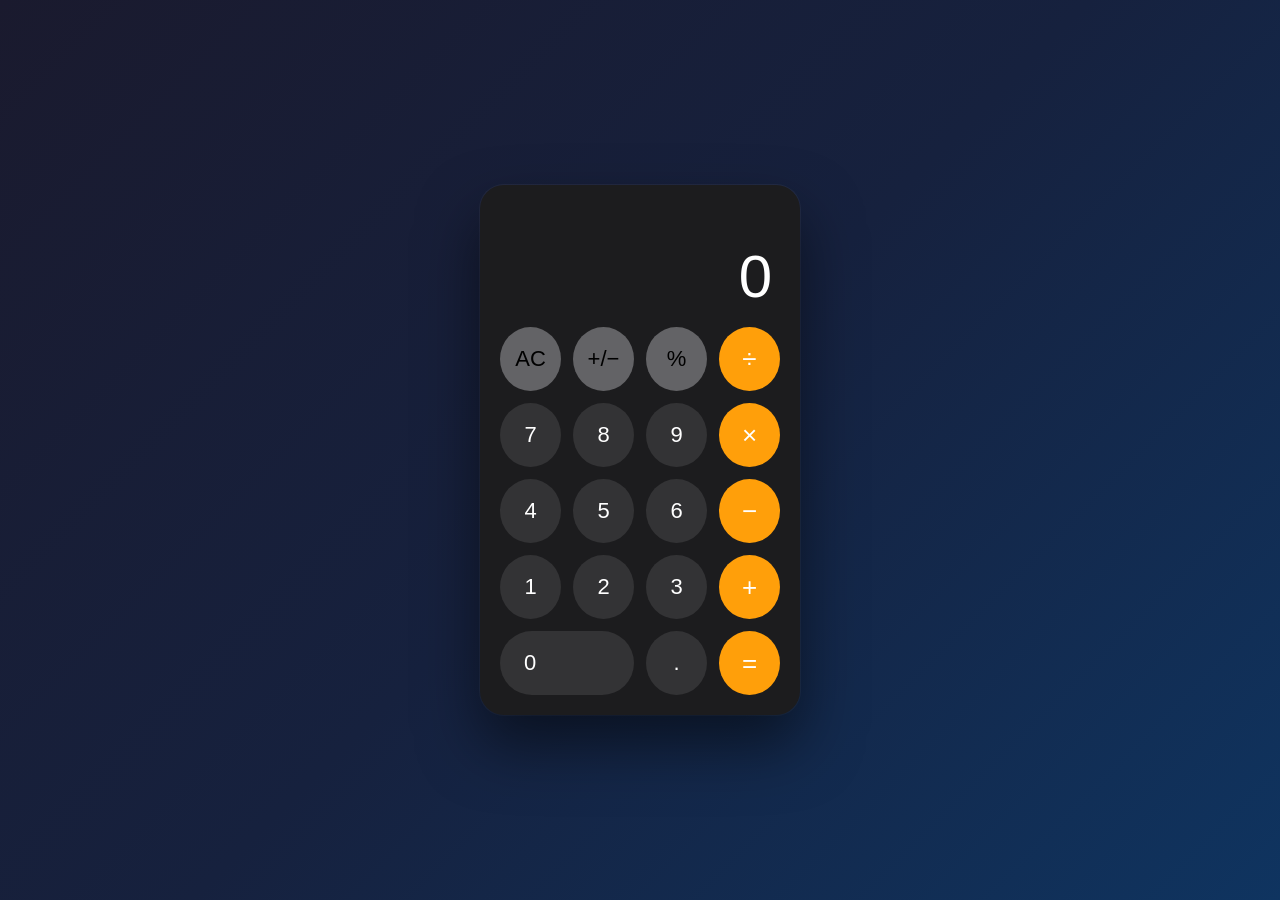
<file: calculator/index.html>
<!DOCTYPE html>
<html lang="de">
<head>
  <meta charset="UTF-8" />
  <meta name="viewport" content="width=device-width, initial-scale=1.0" />
  <title>Taschenrechner</title>
  <link rel="stylesheet" href="style.css" />
</head>
<body>
  <div class="calculator">
    <div class="display">
      <div class="expression" id="expression"></div>
      <div class="result" id="result">0</div>
    </div>
    <div class="buttons">
      <button class="btn btn-secondary" data-action="clear-all">AC</button>
      <button class="btn btn-secondary" data-action="toggle-sign">+/−</button>
      <button class="btn btn-secondary" data-action="percent">%</button>
      <button class="btn btn-operator" data-value="/">÷</button>

      <button class="btn" data-value="7">7</button>
      <button class="btn" data-value="8">8</button>
      <button class="btn" data-value="9">9</button>
      <button class="btn btn-operator" data-value="*">×</button>

      <button class="btn" data-value="4">4</button>
      <button class="btn" data-value="5">5</button>
      <button class="btn" data-value="6">6</button>
      <button class="btn btn-operator" data-value="-">−</button>

      <button class="btn" data-value="1">1</button>
      <button class="btn" data-value="2">2</button>
      <button class="btn" data-value="3">3</button>
      <button class="btn btn-operator" data-value="+">+</button>

      <button class="btn btn-zero" data-value="0">0</button>
      <button class="btn" data-action="decimal">.</button>
      <button class="btn btn-operator btn-equals" data-action="equals">=</button>
    </div>
  </div>
  <script src="calculator.js"></script>
</body>
</html>
</file>
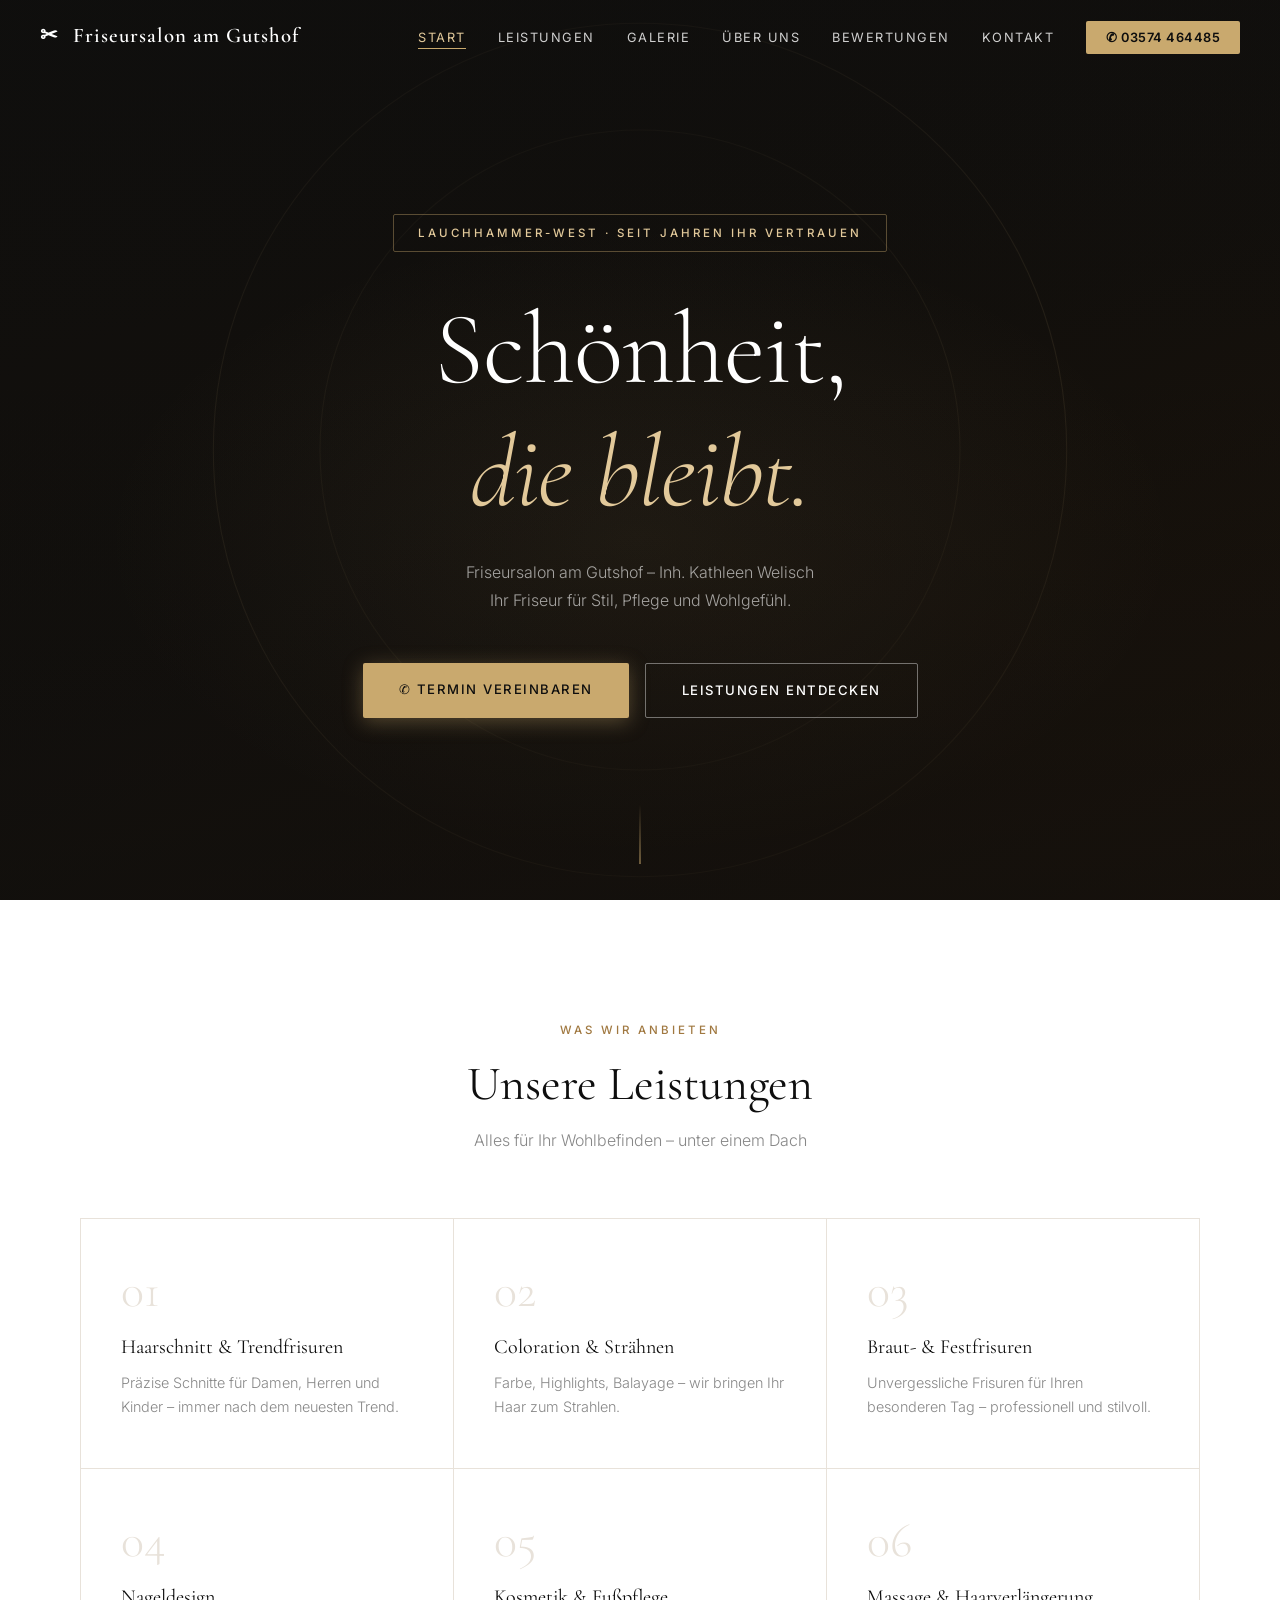
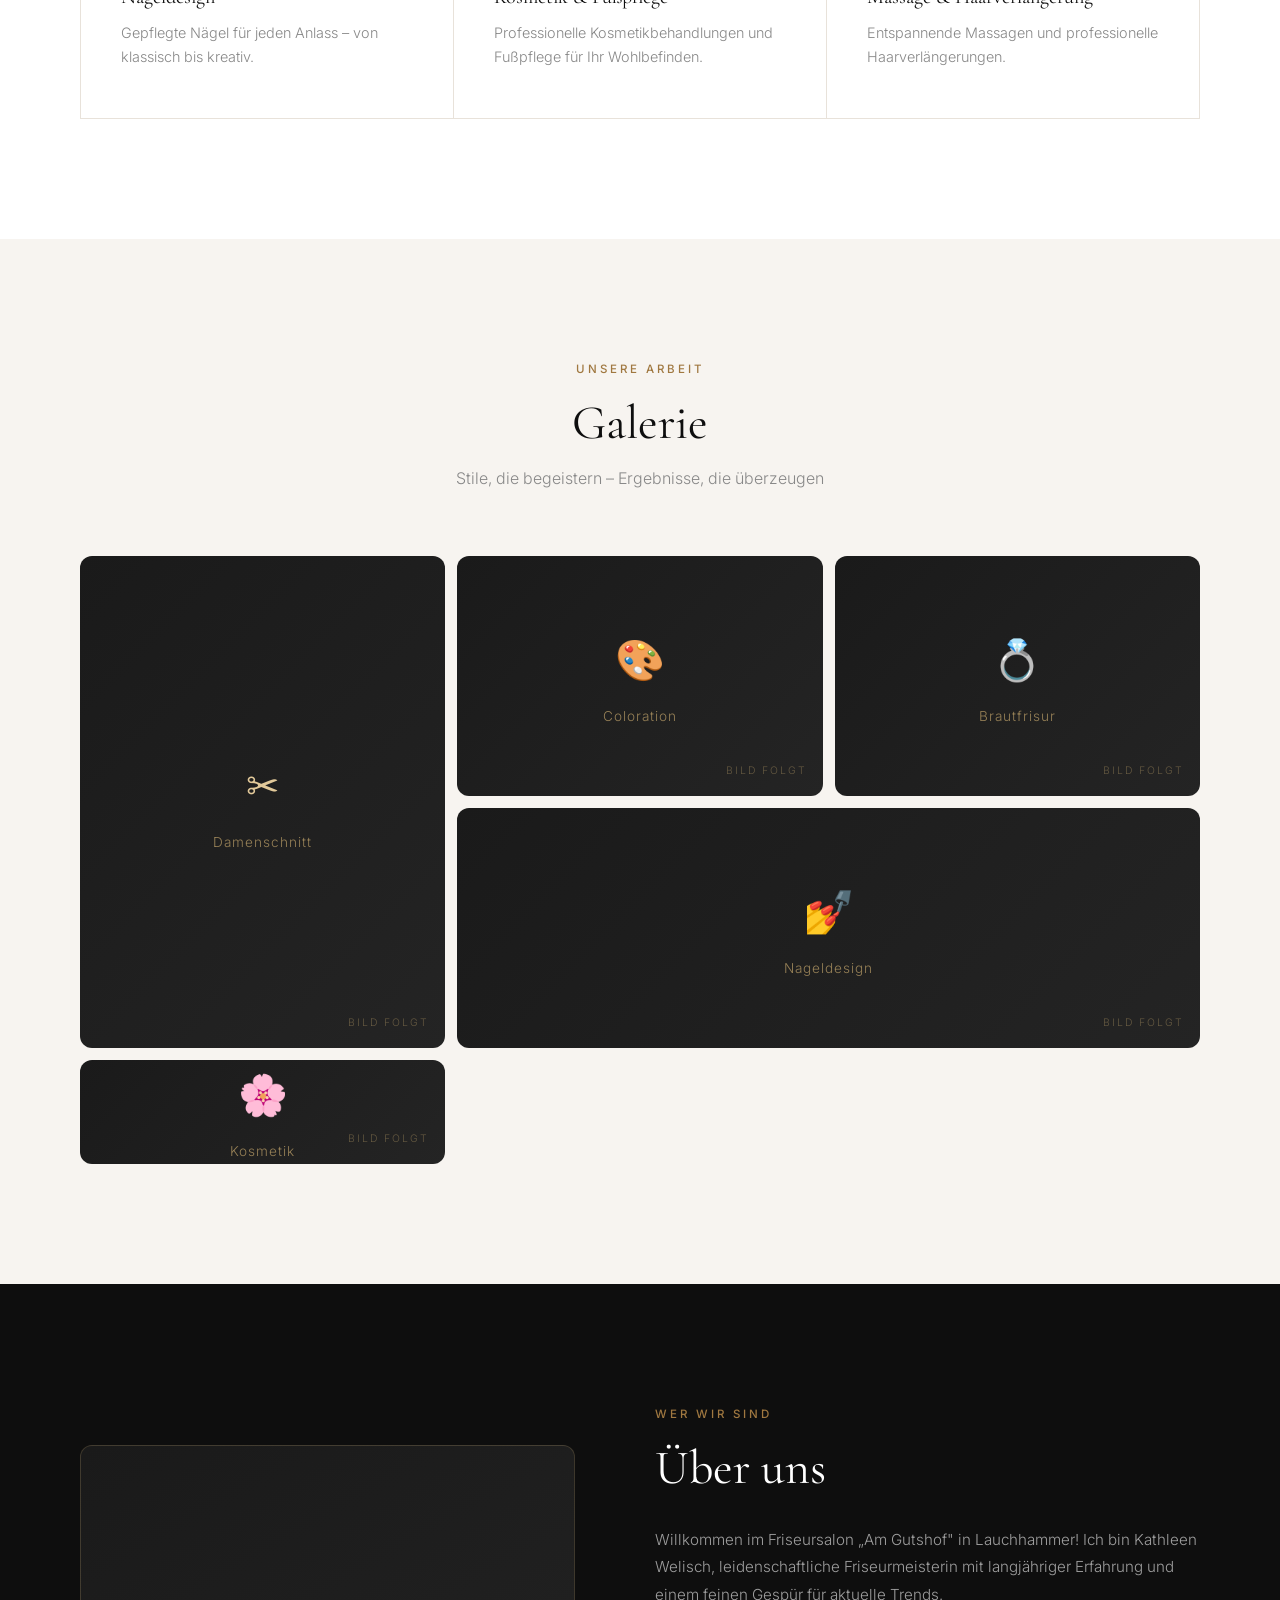
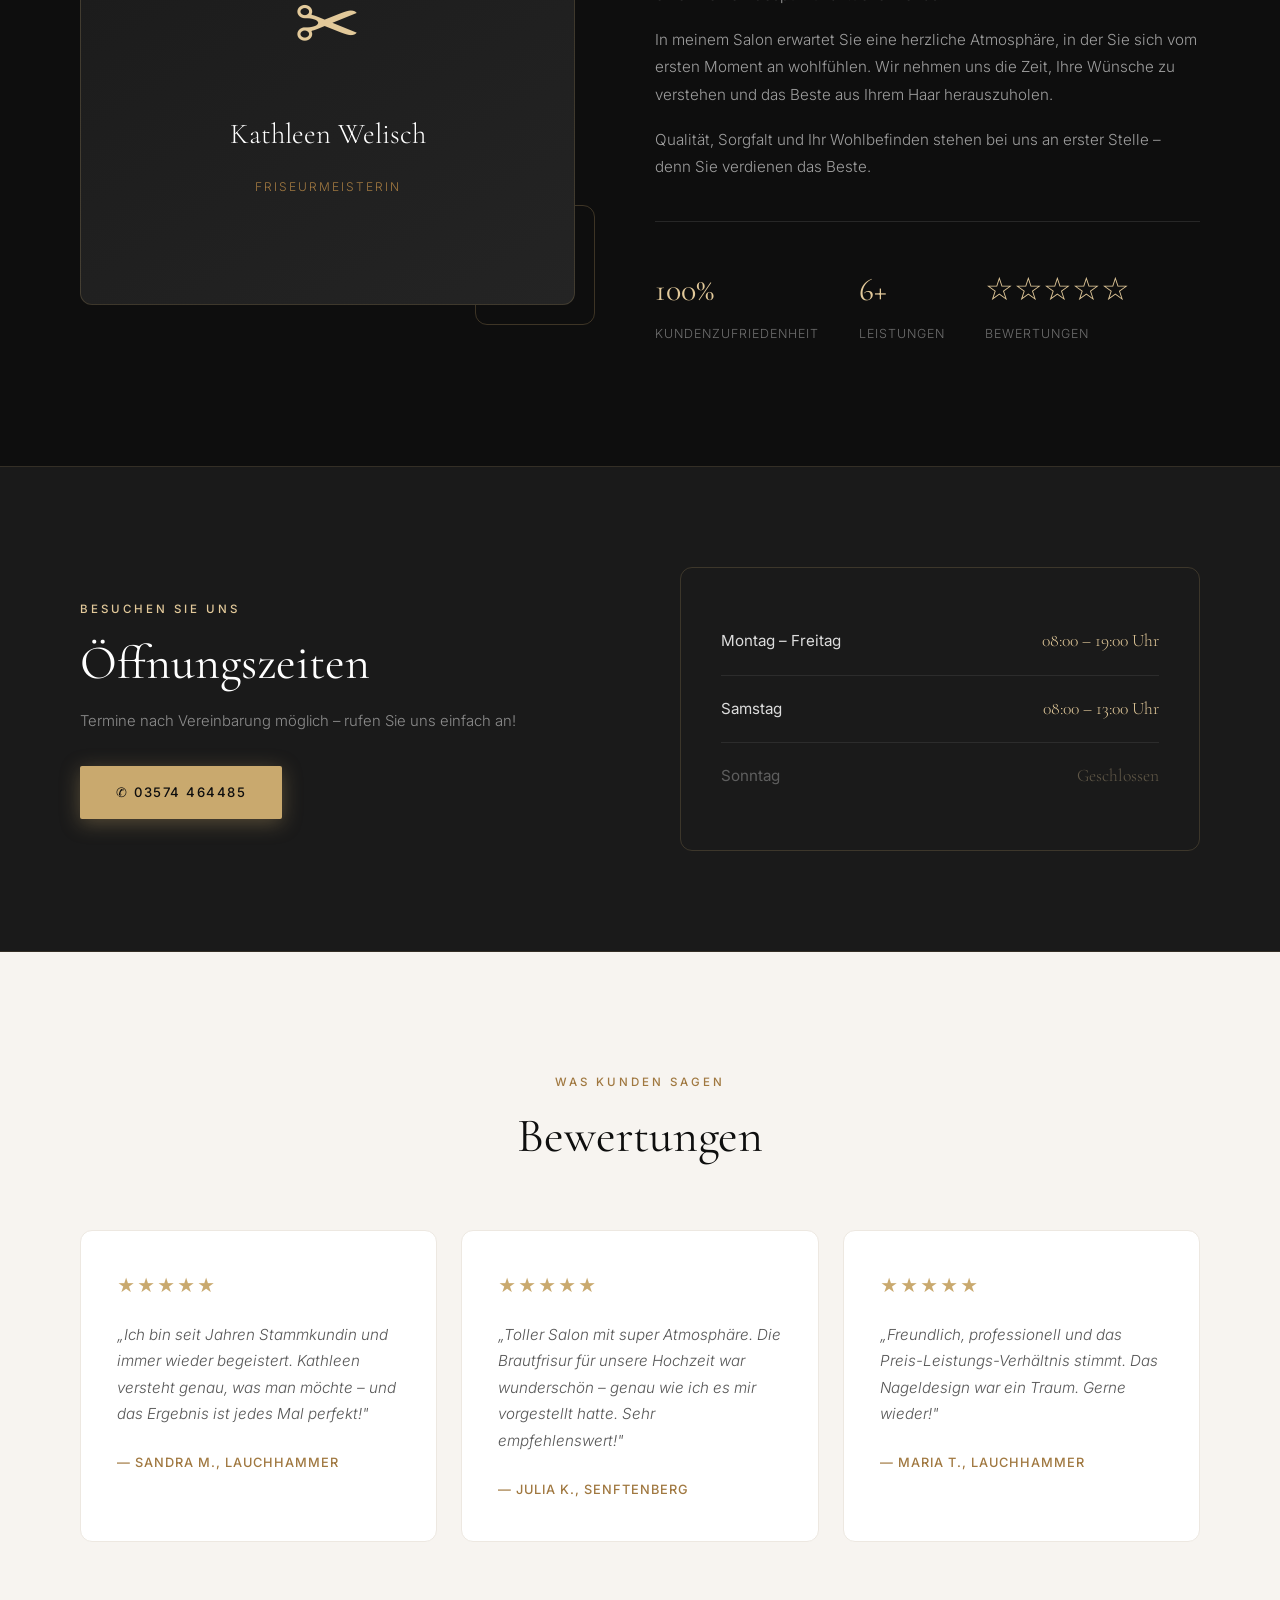
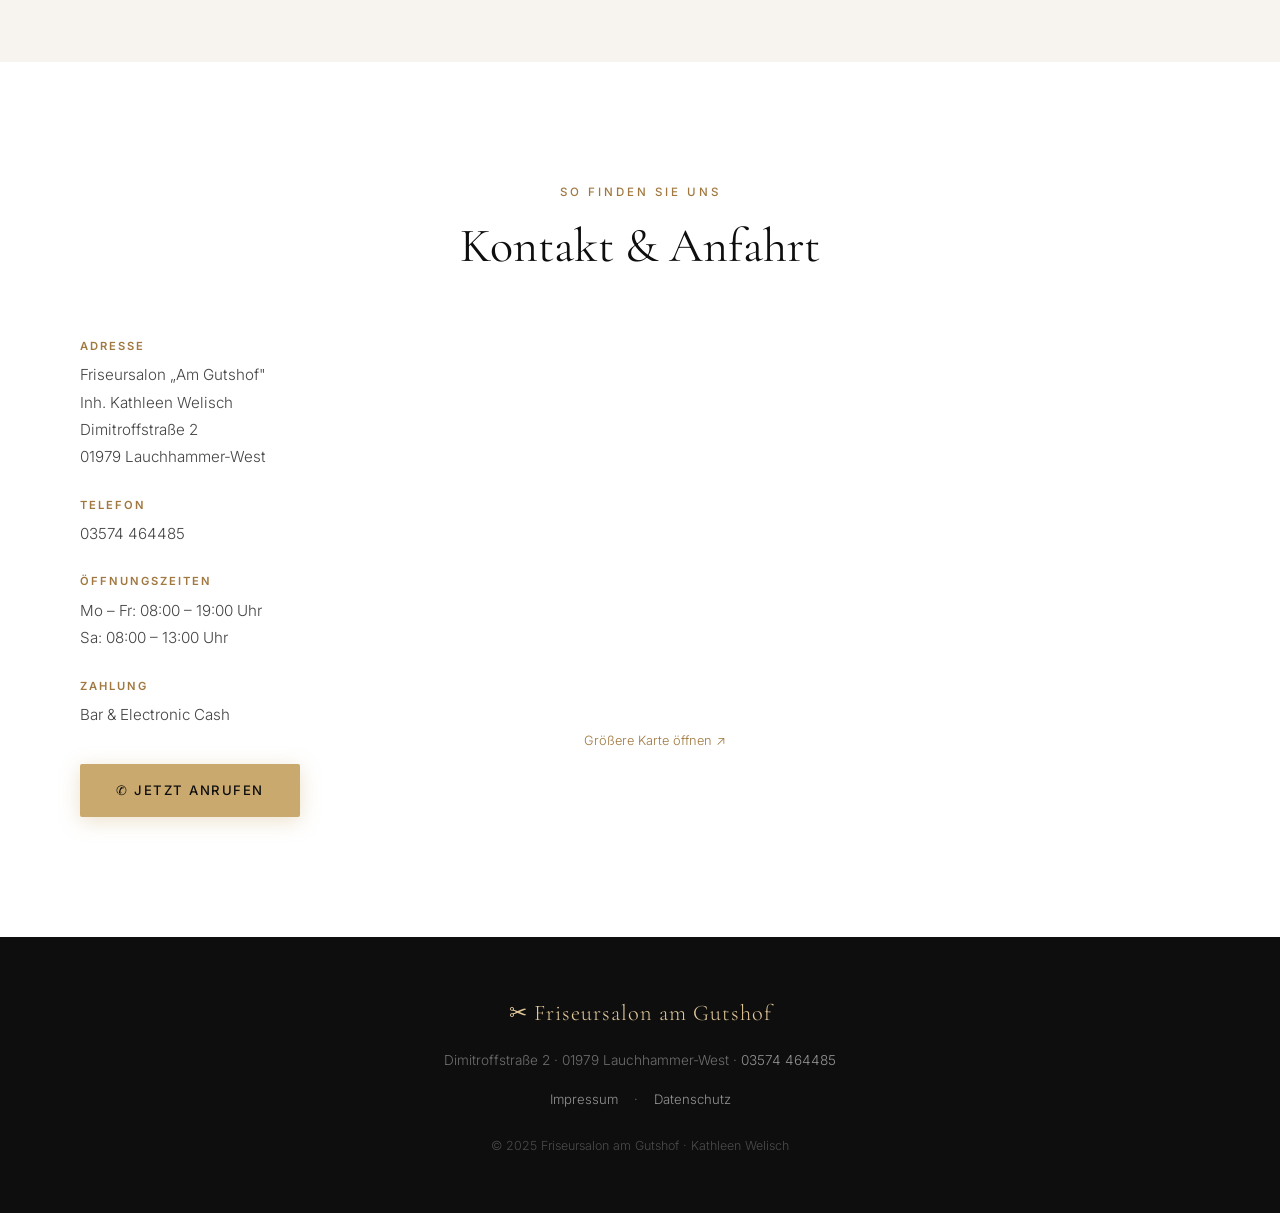
<file: website/index.html>
<!DOCTYPE html>
<html lang="de">
<head>
  <meta charset="UTF-8" />
  <meta name="viewport" content="width=device-width, initial-scale=1.0" />
  <title>Friseursalon am Gutshof – Kathleen Welisch – Lauchhammer</title>
  <meta name="description" content="Friseursalon am Gutshof in Lauchhammer-West – Inh. Kathleen Welisch. Haarschnitt, Coloration, Brautfrisuren, Nageldesign, Kosmetik & mehr. Tel: 03574 464485" />
  <meta name="keywords" content="Friseur Lauchhammer, Friseursalon Lauchhammer, Kathleen Welisch, Am Gutshof, Haarschnitt, Coloration, Brautfrisur, Nageldesign" />
  <meta name="robots" content="index, follow" />
  <link rel="canonical" href="https://www.friseursalon-am-gutshof.de/" />

  <!-- Open Graph -->
  <meta property="og:title" content="Friseursalon am Gutshof – Kathleen Welisch" />
  <meta property="og:description" content="Ihr Friseur in Lauchhammer-West. Haarschnitt, Coloration, Brautfrisuren, Nageldesign, Kosmetik & Fußpflege." />
  <meta property="og:type" content="website" />
  <meta property="og:locale" content="de_DE" />

  <!-- Structured Data -->
  <script type="application/ld+json">
  {
    "@context": "https://schema.org",
    "@type": "HairSalon",
    "name": "Friseursalon am Gutshof",
    "description": "Friseursalon in Lauchhammer-West – Haarschnitt, Coloration, Brautfrisuren, Nageldesign, Kosmetik, Fußpflege und mehr.",
    "address": {
      "@type": "PostalAddress",
      "streetAddress": "Dimitroffstraße 2",
      "addressLocality": "Lauchhammer",
      "addressRegion": "Brandenburg",
      "postalCode": "01979",
      "addressCountry": "DE"
    },
    "telephone": "+4903574464485",
    "openingHours": ["Mo-Fr 08:00-19:00", "Sa 08:00-13:00"],
    "priceRange": "€€"
  }
  </script>

  <!-- Sitemap -->
  <link rel="sitemap" type="application/xml" href="sitemap.xml" />

  <!-- Google Fonts -->
  <link rel="preconnect" href="https://fonts.googleapis.com" />
  <link rel="preconnect" href="https://fonts.gstatic.com" crossorigin />
  <link href="https://fonts.googleapis.com/css2?family=Cormorant+Garamond:ital,wght@0,300;0,400;0,600;1,300;1,400&family=Inter:wght@300;400;500;600&display=swap" rel="stylesheet" />

  <style>
/* ===== RESET & BASE ===== */
*, *::before, *::after {
  margin: 0;
  padding: 0;
  box-sizing: border-box;
}

:root {
  --gold: #c9a96e;
  --gold-light: #e2c99a;
  --gold-dark: #a07840;
  --dark: #0e0e0e;
  --dark-2: #1a1a1a;
  --dark-3: #242424;
  --mid: #444;
  --light: #f7f4f0;
  --white: #ffffff;
  --gray: #888;
  --radius: 12px;
  --nav-h: 72px;
}

html {
  scroll-behavior: smooth;
  scroll-padding-top: var(--nav-h);
}

body {
  font-family: 'Inter', sans-serif;
  font-weight: 300;
  color: var(--dark);
  background: var(--white);
  line-height: 1.75;
  -webkit-font-smoothing: antialiased;
}

h1, h2, h3 {
  font-family: 'Cormorant Garamond', serif;
  font-weight: 400;
  line-height: 1.2;
}

a { color: inherit; text-decoration: none; }

/* ===== NAVBAR ===== */
header {
  position: fixed;
  top: 0;
  width: 100%;
  z-index: 1000;
  transition: background 0.4s, box-shadow 0.4s, padding 0.4s;
  background: transparent;
}

header.scrolled {
  background: rgba(14,14,14,0.97);
  backdrop-filter: blur(10px);
  box-shadow: 0 2px 24px rgba(0,0,0,0.4);
}

.navbar {
  max-width: 1300px;
  margin: 0 auto;
  padding: 0 40px;
  height: var(--nav-h);
  display: flex;
  justify-content: space-between;
  align-items: center;
}

.logo {
  font-family: 'Cormorant Garamond', serif;
  font-size: 1.3rem;
  font-weight: 600;
  color: var(--white);
  letter-spacing: 1px;
  white-space: nowrap;
}

.logo span { margin-right: 8px; }

.nav-links {
  list-style: none;
  display: flex;
  align-items: center;
  gap: 32px;
}

.nav-links a {
  font-size: 0.8rem;
  font-weight: 400;
  letter-spacing: 1.5px;
  text-transform: uppercase;
  color: rgba(255,255,255,0.8);
  transition: color 0.2s;
  position: relative;
}

.nav-links a::after {
  content: '';
  position: absolute;
  bottom: -4px;
  left: 0;
  width: 0;
  height: 1px;
  background: var(--gold);
  transition: width 0.3s;
}

.nav-links a:hover,
.nav-links a.active {
  color: var(--gold-light);
}

.nav-links a:hover::after,
.nav-links a.active::after {
  width: 100%;
}

.nav-tel {
  background: var(--gold) !important;
  color: var(--dark) !important;
  padding: 9px 20px !important;
  border-radius: 2px;
  font-weight: 600 !important;
  letter-spacing: 0.5px !important;
  text-transform: none !important;
  transition: background 0.2s !important;
}

.nav-tel:hover { background: var(--gold-light) !important; }
.nav-tel::after { display: none !important; }

/* Hamburger */
.burger {
  display: none;
  flex-direction: column;
  justify-content: center;
  gap: 5px;
  background: none;
  border: none;
  cursor: pointer;
  padding: 6px;
}

.burger span {
  display: block;
  width: 26px;
  height: 1.5px;
  background: var(--white);
  transition: transform 0.3s, opacity 0.3s;
}

.burger.open span:nth-child(1) { transform: translateY(6.5px) rotate(45deg); }
.burger.open span:nth-child(2) { opacity: 0; }
.burger.open span:nth-child(3) { transform: translateY(-6.5px) rotate(-45deg); }

/* ===== BUTTONS ===== */
.btn {
  display: inline-block;
  padding: 15px 36px;
  border-radius: 2px;
  font-family: 'Inter', sans-serif;
  font-size: 0.82rem;
  font-weight: 500;
  letter-spacing: 1.5px;
  text-transform: uppercase;
  border: none;
  cursor: pointer;
  transition: background 0.25s, color 0.25s, transform 0.15s, box-shadow 0.25s;
}

.btn-gold {
  background: var(--gold);
  color: var(--dark);
  box-shadow: 0 4px 20px rgba(201,169,110,0.35);
}

.btn-gold:hover {
  background: var(--gold-light);
  transform: translateY(-2px);
  box-shadow: 0 8px 28px rgba(201,169,110,0.45);
}

.btn-ghost {
  background: transparent;
  color: var(--white);
  border: 1px solid rgba(255,255,255,0.4);
}

.btn-ghost:hover {
  border-color: var(--gold);
  color: var(--gold-light);
}

/* ===== CONTAINER ===== */
.container {
  max-width: 1200px;
  margin: 0 auto;
  padding: 0 40px;
}

/* ===== SECTION HEADER ===== */
.section-header {
  text-align: center;
  margin-bottom: 64px;
}

.section-label {
  display: block;
  font-size: 0.72rem;
  font-weight: 500;
  letter-spacing: 3px;
  text-transform: uppercase;
  color: var(--gold-dark);
  margin-bottom: 16px;
}

.section-label.light { color: var(--gold-light); }

.section-header h2 {
  font-size: 3rem;
  color: var(--dark);
}

.subtitle {
  color: var(--gray);
  font-size: 1rem;
  font-weight: 300;
  margin-top: 12px;
}

/* ===== HERO ===== */
.hero {
  min-height: 100vh;
  background:
    linear-gradient(160deg, rgba(14,14,14,0.88) 0%, rgba(14,14,14,0.65) 50%, rgba(30,20,10,0.8) 100%),
    url("data:image/svg+xml,%3Csvg xmlns='http://www.w3.org/2000/svg' width='600' height='600'%3E%3Crect fill='%231a1208' width='600' height='600'/%3E%3Ccircle cx='300' cy='300' r='200' fill='none' stroke='%23c9a96e' stroke-width='0.5' opacity='0.3'/%3E%3Ccircle cx='300' cy='300' r='150' fill='none' stroke='%23c9a96e' stroke-width='0.5' opacity='0.2'/%3E%3C/svg%3E") center/cover;
  background-color: var(--dark-2);
  display: flex;
  align-items: center;
  justify-content: center;
  text-align: center;
  padding: calc(var(--nav-h) + 40px) 40px 80px;
  position: relative;
  overflow: hidden;
}

.hero::before {
  content: '';
  position: absolute;
  inset: 0;
  background: radial-gradient(ellipse 60% 50% at 50% 60%, rgba(201,169,110,0.08) 0%, transparent 70%);
  pointer-events: none;
}

.hero-overlay {
  position: absolute;
  inset: 0;
  background: linear-gradient(to bottom, rgba(14,14,14,0.3) 0%, transparent 40%, rgba(14,14,14,0.5) 100%);
}

.hero-content {
  position: relative;
  z-index: 1;
  animation: heroFadeIn 1.2s ease both;
}

@keyframes heroFadeIn {
  from { opacity: 0; transform: translateY(40px); }
  to   { opacity: 1; transform: translateY(0); }
}

.hero-badge {
  display: inline-block;
  font-size: 0.72rem;
  font-weight: 500;
  letter-spacing: 3px;
  text-transform: uppercase;
  color: var(--gold-light);
  border: 1px solid rgba(201,169,110,0.4);
  padding: 8px 24px;
  border-radius: 2px;
  margin-bottom: 36px;
}

.hero-content h1 {
  font-size: clamp(3.5rem, 8vw, 7rem);
  font-weight: 300;
  color: var(--white);
  margin-bottom: 24px;
  letter-spacing: -1px;
}

.hero-content h1 em {
  font-style: italic;
  color: var(--gold-light);
}

.hero-sub {
  font-size: 1rem;
  color: rgba(255,255,255,0.6);
  max-width: 440px;
  margin: 0 auto 48px;
  font-weight: 300;
  line-height: 1.8;
}

.hero-btns {
  display: flex;
  gap: 16px;
  justify-content: center;
  flex-wrap: wrap;
}

.hero-scroll-hint {
  position: absolute;
  bottom: 36px;
  left: 50%;
  transform: translateX(-50%);
  z-index: 1;
}

.hero-scroll-hint span {
  display: block;
  width: 1px;
  height: 60px;
  background: linear-gradient(to bottom, transparent, var(--gold));
  margin: 0 auto;
  animation: scrollLine 2s ease-in-out infinite;
}

@keyframes scrollLine {
  0%   { transform: scaleY(0); transform-origin: top; opacity: 0; }
  50%  { opacity: 1; }
  100% { transform: scaleY(1); transform-origin: top; opacity: 0; }
}

/* ===== REVEAL ===== */
.reveal {
  opacity: 0;
  transform: translateY(32px);
  transition: opacity 0.7s ease, transform 0.7s ease;
}

.reveal.visible {
  opacity: 1;
  transform: translateY(0);
}

/* ===== LEISTUNGEN ===== */
.leistungen {
  padding: 120px 0;
  background: var(--white);
}

.cards {
  display: grid;
  grid-template-columns: repeat(3, 1fr);
  gap: 1px;
  background: #e8e2da;
  border: 1px solid #e8e2da;
}

.card {
  background: var(--white);
  padding: 48px 40px;
  transition: background 0.3s;
  position: relative;
  overflow: hidden;
}

.card::before {
  content: '';
  position: absolute;
  bottom: 0;
  left: 0;
  width: 0;
  height: 2px;
  background: var(--gold);
  transition: width 0.4s ease;
}

.card:hover { background: var(--light); }
.card:hover::before { width: 100%; }

.card-num {
  font-family: 'Cormorant Garamond', serif;
  font-size: 3rem;
  font-weight: 300;
  color: #e8e2da;
  line-height: 1;
  margin-bottom: 20px;
  transition: color 0.3s;
}

.card:hover .card-num { color: var(--gold-light); }

.card h3 {
  font-size: 1.25rem;
  color: var(--dark);
  margin-bottom: 12px;
}

.card p {
  font-size: 0.9rem;
  color: var(--gray);
  line-height: 1.7;
}

/* ===== GALERIE ===== */
.galerie {
  padding: 120px 0;
  background: var(--light);
}

.gallery-grid {
  display: grid;
  grid-template-columns: repeat(3, 1fr);
  grid-template-rows: 240px 240px;
  gap: 12px;
}

.gallery-item.g-tall { grid-row: span 2; }
.gallery-item.g-wide { grid-column: span 2; }

.gallery-placeholder {
  width: 100%;
  height: 100%;
  background: linear-gradient(135deg, var(--dark-2), var(--dark-3));
  border-radius: var(--radius);
  display: flex;
  flex-direction: column;
  align-items: center;
  justify-content: center;
  gap: 10px;
  color: var(--gold-light);
  transition: transform 0.4s ease, box-shadow 0.4s ease;
  cursor: pointer;
  overflow: hidden;
  position: relative;
}

.gallery-placeholder::after {
  content: 'Bild folgt';
  position: absolute;
  bottom: 16px;
  right: 16px;
  font-size: 0.65rem;
  letter-spacing: 2px;
  text-transform: uppercase;
  color: rgba(201,169,110,0.4);
}

.gallery-placeholder:hover {
  transform: scale(1.02);
  box-shadow: 0 20px 50px rgba(0,0,0,0.2);
}

.gallery-placeholder span { font-size: 2.5rem; }

.gallery-placeholder p {
  font-size: 0.85rem;
  letter-spacing: 1px;
  color: rgba(201,169,110,0.7);
}

/* ===== ÜBER UNS ===== */
.ueber-uns {
  padding: 120px 0;
  background: var(--dark);
}

.ueber-grid {
  display: grid;
  grid-template-columns: 1fr 1.1fr;
  gap: 80px;
  align-items: center;
}

.bild-card {
  position: relative;
  height: 460px;
}

.bild-inner {
  width: 100%;
  height: 100%;
  background: linear-gradient(150deg, var(--dark-2) 0%, var(--dark-3) 100%);
  border: 1px solid rgba(201,169,110,0.2);
  border-radius: var(--radius);
  display: flex;
  flex-direction: column;
  align-items: center;
  justify-content: center;
  gap: 16px;
  color: var(--gold-light);
}

.bild-inner span { font-size: 5rem; }

.bild-inner p {
  font-family: 'Cormorant Garamond', serif;
  font-size: 1.8rem;
  font-weight: 300;
  color: var(--white);
}

.bild-inner small {
  font-size: 0.75rem;
  letter-spacing: 2px;
  text-transform: uppercase;
  color: var(--gold-dark);
}

.bild-accent {
  position: absolute;
  bottom: -20px;
  right: -20px;
  width: 120px;
  height: 120px;
  border: 1px solid rgba(201,169,110,0.25);
  border-radius: var(--radius);
  z-index: -1;
}

.ueber-text .section-label { display: block; margin-bottom: 16px; }

.ueber-text h2 {
  font-size: 3rem;
  color: var(--white);
  margin-bottom: 28px;
}

.ueber-text p {
  color: rgba(255,255,255,0.6);
  font-size: 0.95rem;
  margin-bottom: 18px;
  line-height: 1.8;
}

.ueber-stats {
  display: flex;
  gap: 40px;
  margin-top: 40px;
  padding-top: 40px;
  border-top: 1px solid rgba(255,255,255,0.1);
}

.stat strong {
  display: block;
  font-family: 'Cormorant Garamond', serif;
  font-size: 2rem;
  color: var(--gold-light);
  font-weight: 400;
}

.stat span {
  font-size: 0.78rem;
  letter-spacing: 1px;
  text-transform: uppercase;
  color: rgba(255,255,255,0.4);
}

/* ===== ÖFFNUNGSZEITEN ===== */
.oeffnungszeiten {
  background: var(--dark-2);
  border-top: 1px solid rgba(201,169,110,0.15);
  border-bottom: 1px solid rgba(201,169,110,0.15);
}

.oz-inner {
  max-width: 1200px;
  margin: 0 auto;
  padding: 100px 40px;
  display: grid;
  grid-template-columns: 1fr 1fr;
  gap: 80px;
  align-items: center;
}

.oz-left h2 {
  font-size: 3rem;
  color: var(--white);
  margin-bottom: 16px;
}

.oz-left p { color: rgba(255,255,255,0.5); font-size: 0.93rem; }

.oz-right {
  padding: 40px;
  border: 1px solid rgba(201,169,110,0.2);
  border-radius: var(--radius);
}

.oz-row {
  display: flex;
  justify-content: space-between;
  align-items: center;
  padding: 18px 0;
  font-size: 0.95rem;
  color: rgba(255,255,255,0.85);
}

.oz-row span:first-child { font-weight: 400; }

.oz-row span:last-child {
  color: var(--gold-light);
  font-family: 'Cormorant Garamond', serif;
  font-size: 1.1rem;
}

.oz-row.closed { opacity: 0.35; }

.oz-divider {
  height: 1px;
  background: rgba(255,255,255,0.08);
}

/* ===== BEWERTUNGEN ===== */
.bewertungen {
  padding: 120px 0;
  background: var(--light);
}

.reviews-grid {
  display: grid;
  grid-template-columns: repeat(3, 1fr);
  gap: 24px;
}

.review {
  background: var(--white);
  border-radius: var(--radius);
  padding: 40px 36px;
  border: 1px solid #ede8e1;
  transition: transform 0.3s, box-shadow 0.3s;
}

.review:hover {
  transform: translateY(-6px);
  box-shadow: 0 20px 48px rgba(0,0,0,0.08);
}

.stars {
  color: var(--gold);
  font-size: 1.1rem;
  letter-spacing: 2px;
  margin-bottom: 20px;
}

.review p {
  font-size: 0.95rem;
  color: #555;
  line-height: 1.75;
  font-style: italic;
  margin-bottom: 24px;
}

.reviewer {
  font-size: 0.8rem;
  font-weight: 500;
  letter-spacing: 1px;
  text-transform: uppercase;
  color: var(--gold-dark);
}

/* ===== KONTAKT ===== */
.kontakt {
  padding: 120px 0;
  background: var(--white);
}

.kontakt-grid {
  display: grid;
  grid-template-columns: 1fr 1.4fr;
  gap: 64px;
  align-items: start;
}

.info-block { margin-bottom: 28px; }

.info-block h3 {
  font-family: 'Inter', sans-serif;
  font-size: 0.7rem;
  font-weight: 600;
  letter-spacing: 2px;
  text-transform: uppercase;
  color: var(--gold-dark);
  margin-bottom: 8px;
}

.info-block p, .info-block a {
  color: var(--mid);
  font-size: 0.95rem;
  line-height: 1.8;
}

.info-block a:hover { color: var(--gold-dark); }

.kontakt-map iframe {
  border-radius: var(--radius);
  border: none;
  display: block;
  filter: grayscale(20%);
}

.map-link {
  margin-top: 10px;
  font-size: 0.8rem;
  color: var(--gray);
}

.map-link a { color: var(--gold-dark); }
.map-link a:hover { text-decoration: underline; }

/* ===== FOOTER ===== */
footer {
  background: var(--dark);
  color: rgba(255,255,255,0.4);
  padding: 56px 40px;
}

.footer-inner {
  max-width: 1200px;
  margin: 0 auto;
  text-align: center;
}

.footer-logo {
  font-family: 'Cormorant Garamond', serif;
  font-size: 1.4rem;
  color: var(--gold-light);
  letter-spacing: 1px;
  margin-bottom: 16px;
}

footer p { font-size: 0.85rem; margin-bottom: 16px; }

footer a { color: rgba(255,255,255,0.55); transition: color 0.2s; }
footer a:hover { color: var(--gold-light); }

.footer-links {
  display: flex;
  justify-content: center;
  gap: 16px;
  margin-bottom: 24px;
  font-size: 0.82rem;
}

.footer-copy {
  font-size: 0.78rem;
  color: rgba(255,255,255,0.25);
  margin-bottom: 0 !important;
}

/* ===== SCROLL TO TOP ===== */
#scroll-top {
  position: fixed;
  bottom: 36px;
  right: 36px;
  width: 48px;
  height: 48px;
  background: var(--gold);
  color: var(--dark);
  border: none;
  border-radius: 2px;
  font-size: 1.5rem;
  cursor: pointer;
  opacity: 0;
  transform: translateY(12px);
  transition: opacity 0.3s, transform 0.3s, background 0.2s;
  z-index: 999;
}

#scroll-top.visible { opacity: 1; transform: translateY(0); }
#scroll-top:hover { background: var(--gold-light); }

/* ===== RESPONSIVE ===== */
@media (max-width: 1024px) {
  .cards { grid-template-columns: repeat(2, 1fr); }
  .reviews-grid { grid-template-columns: 1fr; gap: 16px; }
  .reviews-grid .review { max-width: 600px; margin: 0 auto; }
  .ueber-grid { grid-template-columns: 1fr; gap: 48px; }
  .oz-inner { grid-template-columns: 1fr; gap: 48px; }
  .kontakt-grid { grid-template-columns: 1fr; gap: 40px; }
}

@media (max-width: 768px) {
  :root { --nav-h: 64px; }

  .container { padding: 0 24px; }

  .burger { display: flex; }

  .nav-links {
    display: none;
    position: fixed;
    top: var(--nav-h);
    left: 0;
    right: 0;
    background: rgba(14,14,14,0.98);
    backdrop-filter: blur(10px);
    flex-direction: column;
    align-items: center;
    padding: 32px 0 40px;
    gap: 24px;
    border-top: 1px solid rgba(201,169,110,0.15);
  }

  .nav-links.open { display: flex; }
  .nav-links a { font-size: 0.85rem; }

  .hero-content h1 { font-size: 3rem; }
  .section-header h2 { font-size: 2.2rem; }
  .cards { grid-template-columns: 1fr; gap: 0; }
  .gallery-grid {
    grid-template-columns: 1fr 1fr;
    grid-template-rows: auto;
  }
  .gallery-item.g-tall,
  .gallery-item.g-wide { grid-row: auto; grid-column: auto; }

  .ueber-stats { flex-direction: column; gap: 20px; }
  .bild-card { height: 300px; }
  .oz-inner { padding: 60px 24px; }
  .hero-btns { flex-direction: column; align-items: center; }
  .navbar { padding: 0 24px; }
  #scroll-top { bottom: 20px; right: 20px; }
  .leistungen, .galerie, .ueber-uns, .bewertungen, .kontakt { padding: 80px 0; }
}
  </style>
</head>
<body>

  <!-- Navigation -->
  <header id="header">
    <nav class="navbar">
      <div class="logo">
        <span>✂</span> Friseursalon am Gutshof
      </div>
      <ul class="nav-links" id="nav-links">
        <li><a href="#home">Start</a></li>
        <li><a href="#leistungen">Leistungen</a></li>
        <li><a href="#galerie">Galerie</a></li>
        <li><a href="#ueber-uns">Über uns</a></li>
        <li><a href="#bewertungen">Bewertungen</a></li>
        <li><a href="#kontakt">Kontakt</a></li>
        <li><a href="tel:+4903574464485" class="nav-tel">✆ 03574 464485</a></li>
      </ul>
      <button class="burger" id="burger" aria-label="Menü öffnen">
        <span></span><span></span><span></span>
      </button>
    </nav>
  </header>

  <!-- Hero -->
  <section id="home" class="hero">
    <div class="hero-overlay"></div>
    <div class="hero-content">
      <span class="hero-badge">Lauchhammer-West · seit Jahren Ihr Vertrauen</span>
      <h1>Schönheit,<br><em>die bleibt.</em></h1>
      <p class="hero-sub">Friseursalon am Gutshof – Inh. Kathleen Welisch<br>Ihr Friseur für Stil, Pflege und Wohlgefühl.</p>
      <div class="hero-btns">
        <a href="tel:+4903574464485" class="btn btn-gold">✆ Termin vereinbaren</a>
        <a href="#leistungen" class="btn btn-ghost">Leistungen entdecken</a>
      </div>
    </div>
    <div class="hero-scroll-hint">
      <span></span>
    </div>
  </section>

  <!-- Leistungen -->
  <section id="leistungen" class="leistungen">
    <div class="container">
      <div class="section-header reveal">
        <span class="section-label">Was wir anbieten</span>
        <h2>Unsere Leistungen</h2>
        <p class="subtitle">Alles für Ihr Wohlbefinden – unter einem Dach</p>
      </div>
      <div class="cards">
        <div class="card reveal">
          <div class="card-num">01</div>
          <h3>Haarschnitt & Trendfrisuren</h3>
          <p>Präzise Schnitte für Damen, Herren und Kinder – immer nach dem neuesten Trend.</p>
        </div>
        <div class="card reveal">
          <div class="card-num">02</div>
          <h3>Coloration & Strähnen</h3>
          <p>Farbe, Highlights, Balayage – wir bringen Ihr Haar zum Strahlen.</p>
        </div>
        <div class="card reveal">
          <div class="card-num">03</div>
          <h3>Braut- & Festfrisuren</h3>
          <p>Unvergessliche Frisuren für Ihren besonderen Tag – professionell und stilvoll.</p>
        </div>
        <div class="card reveal">
          <div class="card-num">04</div>
          <h3>Nageldesign</h3>
          <p>Gepflegte Nägel für jeden Anlass – von klassisch bis kreativ.</p>
        </div>
        <div class="card reveal">
          <div class="card-num">05</div>
          <h3>Kosmetik & Fußpflege</h3>
          <p>Professionelle Kosmetikbehandlungen und Fußpflege für Ihr Wohlbefinden.</p>
        </div>
        <div class="card reveal">
          <div class="card-num">06</div>
          <h3>Massage & Haarverlängerung</h3>
          <p>Entspannende Massagen und professionelle Haarverlängerungen.</p>
        </div>
      </div>
    </div>
  </section>

  <!-- Galerie -->
  <section id="galerie" class="galerie">
    <div class="container">
      <div class="section-header reveal">
        <span class="section-label">Unsere Arbeit</span>
        <h2>Galerie</h2>
        <p class="subtitle">Stile, die begeistern – Ergebnisse, die überzeugen</p>
      </div>
      <div class="gallery-grid">
        <div class="gallery-item reveal g-tall">
          <div class="gallery-placeholder"><span>✂</span><p>Damenschnitt</p></div>
        </div>
        <div class="gallery-item reveal">
          <div class="gallery-placeholder"><span>🎨</span><p>Coloration</p></div>
        </div>
        <div class="gallery-item reveal">
          <div class="gallery-placeholder"><span>💍</span><p>Brautfrisur</p></div>
        </div>
        <div class="gallery-item reveal g-wide">
          <div class="gallery-placeholder"><span>💅</span><p>Nageldesign</p></div>
        </div>
        <div class="gallery-item reveal">
          <div class="gallery-placeholder"><span>🌸</span><p>Kosmetik</p></div>
        </div>
      </div>
    </div>
  </section>

  <!-- Über uns -->
  <section id="ueber-uns" class="ueber-uns">
    <div class="container ueber-grid">
      <div class="ueber-bild reveal">
        <div class="bild-card">
          <div class="bild-inner">
            <span>✂</span>
            <p>Kathleen Welisch</p>
            <small>Friseurmeisterin</small>
          </div>
          <div class="bild-accent"></div>
        </div>
      </div>
      <div class="ueber-text reveal">
        <span class="section-label">Wer wir sind</span>
        <h2>Über uns</h2>
        <p>
          Willkommen im Friseursalon „Am Gutshof" in Lauchhammer! Ich bin Kathleen Welisch,
          leidenschaftliche Friseurmeisterin mit langjähriger Erfahrung und einem feinen Gespür für
          aktuelle Trends.
        </p>
        <p>
          In meinem Salon erwartet Sie eine herzliche Atmosphäre, in der Sie sich vom ersten
          Moment an wohlfühlen. Wir nehmen uns die Zeit, Ihre Wünsche zu verstehen und das Beste
          aus Ihrem Haar herauszuholen.
        </p>
        <p>
          Qualität, Sorgfalt und Ihr Wohlbefinden stehen bei uns an erster Stelle –
          denn Sie verdienen das Beste.
        </p>
        <div class="ueber-stats">
          <div class="stat"><strong>100%</strong><span>Kundenzufriedenheit</span></div>
          <div class="stat"><strong>6+</strong><span>Leistungen</span></div>
          <div class="stat"><strong>☆☆☆☆☆</strong><span>Bewertungen</span></div>
        </div>
      </div>
    </div>
  </section>

  <!-- Öffnungszeiten -->
  <section id="oeffnungszeiten" class="oeffnungszeiten">
    <div class="oz-inner">
      <div class="oz-left reveal">
        <span class="section-label light">Besuchen Sie uns</span>
        <h2>Öffnungszeiten</h2>
        <p>Termine nach Vereinbarung möglich – rufen Sie uns einfach an!</p>
        <a href="tel:+4903574464485" class="btn btn-gold" style="margin-top:32px">✆ 03574 464485</a>
      </div>
      <div class="oz-right reveal">
        <div class="oz-row">
          <span>Montag – Freitag</span>
          <span>08:00 – 19:00 Uhr</span>
        </div>
        <div class="oz-divider"></div>
        <div class="oz-row">
          <span>Samstag</span>
          <span>08:00 – 13:00 Uhr</span>
        </div>
        <div class="oz-divider"></div>
        <div class="oz-row closed">
          <span>Sonntag</span>
          <span>Geschlossen</span>
        </div>
      </div>
    </div>
  </section>

  <!-- Bewertungen -->
  <section id="bewertungen" class="bewertungen">
    <div class="container">
      <div class="section-header reveal">
        <span class="section-label">Was Kunden sagen</span>
        <h2>Bewertungen</h2>
      </div>
      <div class="reviews-grid">
        <div class="review reveal">
          <div class="stars">★★★★★</div>
          <p>„Ich bin seit Jahren Stammkundin und immer wieder begeistert. Kathleen versteht genau, was man möchte – und das Ergebnis ist jedes Mal perfekt!"</p>
          <div class="reviewer">— Sandra M., Lauchhammer</div>
        </div>
        <div class="review reveal">
          <div class="stars">★★★★★</div>
          <p>„Toller Salon mit super Atmosphäre. Die Brautfrisur für unsere Hochzeit war wunderschön – genau wie ich es mir vorgestellt hatte. Sehr empfehlenswert!"</p>
          <div class="reviewer">— Julia K., Senftenberg</div>
        </div>
        <div class="review reveal">
          <div class="stars">★★★★★</div>
          <p>„Freundlich, professionell und das Preis-Leistungs-Verhältnis stimmt. Das Nageldesign war ein Traum. Gerne wieder!"</p>
          <div class="reviewer">— Maria T., Lauchhammer</div>
        </div>
      </div>
    </div>
  </section>

  <!-- Kontakt -->
  <section id="kontakt" class="kontakt">
    <div class="container">
      <div class="section-header reveal">
        <span class="section-label">So finden Sie uns</span>
        <h2>Kontakt & Anfahrt</h2>
      </div>
      <div class="kontakt-grid">
        <div class="kontakt-info reveal">
          <div class="info-block">
            <h3>Adresse</h3>
            <p>Friseursalon „Am Gutshof"<br>Inh. Kathleen Welisch<br>Dimitroffstraße 2<br>01979 Lauchhammer-West</p>
          </div>
          <div class="info-block">
            <h3>Telefon</h3>
            <p><a href="tel:+4903574464485">03574 464485</a></p>
          </div>
          <div class="info-block">
            <h3>Öffnungszeiten</h3>
            <p>Mo – Fr: 08:00 – 19:00 Uhr<br>Sa: 08:00 – 13:00 Uhr</p>
          </div>
          <div class="info-block">
            <h3>Zahlung</h3>
            <p>Bar &amp; Electronic Cash</p>
          </div>
          <a href="tel:+4903574464485" class="btn btn-gold" style="margin-top:8px">✆ Jetzt anrufen</a>
        </div>
        <div class="kontakt-map reveal">
          <iframe
            title="Standort Friseursalon am Gutshof"
            src="https://www.openstreetmap.org/export/embed.html?bbox=13.847,51.518,13.857,51.524&layer=mapnik&marker=51.521,13.852"
            width="100%"
            height="380"
            style="border:0; border-radius:12px; display:block;"
            loading="lazy"
            allowfullscreen>
          </iframe>
          <p class="map-link">
            <a href="https://www.openstreetmap.org/?mlat=51.521&mlon=13.852#map=16/51.521/13.852" target="_blank" rel="noopener">Größere Karte öffnen ↗</a>
          </p>
        </div>
      </div>
    </div>
  </section>

  <!-- Footer -->
  <footer>
    <div class="footer-inner">
      <div class="footer-logo">✂ Friseursalon am Gutshof</div>
      <p>Dimitroffstraße 2 · 01979 Lauchhammer-West · <a href="tel:+4903574464485">03574 464485</a></p>
      <div class="footer-links">
        <a href="impressum.html">Impressum</a>
        <span>·</span>
        <a href="datenschutz.html">Datenschutz</a>
      </div>
      <p class="footer-copy">&copy; 2025 Friseursalon am Gutshof · Kathleen Welisch</p>
    </div>
  </footer>

  <!-- Scroll-to-top -->
  <button id="scroll-top" aria-label="Nach oben scrollen">&#8679;</button>

  <script>
// ===== NAV: scrolled class + shrink =====
const header = document.getElementById('header');
window.addEventListener('scroll', () => {
  header.classList.toggle('scrolled', window.scrollY > 60);
  updateActiveLink();
  scrollTopBtn.classList.toggle('visible', window.scrollY > 500);
}, { passive: true });

// ===== HAMBURGER =====
const burger = document.getElementById('burger');
const navLinks = document.getElementById('nav-links');

burger.addEventListener('click', () => {
  burger.classList.toggle('open');
  navLinks.classList.toggle('open');
});

navLinks.querySelectorAll('a').forEach(link => {
  link.addEventListener('click', () => {
    burger.classList.remove('open');
    navLinks.classList.remove('open');
  });
});

// ===== ACTIVE NAV LINK =====
const sections = document.querySelectorAll('section[id]');
const navAnchors = document.querySelectorAll('.nav-links a[href^="#"]');

function updateActiveLink() {
  let current = '';
  sections.forEach(sec => {
    if (window.scrollY >= sec.offsetTop - 100) current = sec.id;
  });
  navAnchors.forEach(a => {
    a.classList.toggle('active', a.getAttribute('href') === '#' + current);
  });
}

// ===== SCROLL TO TOP =====
const scrollTopBtn = document.getElementById('scroll-top');
scrollTopBtn.addEventListener('click', () => {
  window.scrollTo({ top: 0, behavior: 'smooth' });
});

// ===== REVEAL ON SCROLL =====
const reveals = document.querySelectorAll('.reveal');
const observer = new IntersectionObserver((entries) => {
  entries.forEach((entry, i) => {
    if (entry.isIntersecting) {
      setTimeout(() => entry.target.classList.add('visible'), i * 100);
      observer.unobserve(entry.target);
    }
  });
}, { threshold: 0.1 });

reveals.forEach(el => observer.observe(el));
  </script>
</body>
</html>
</file>
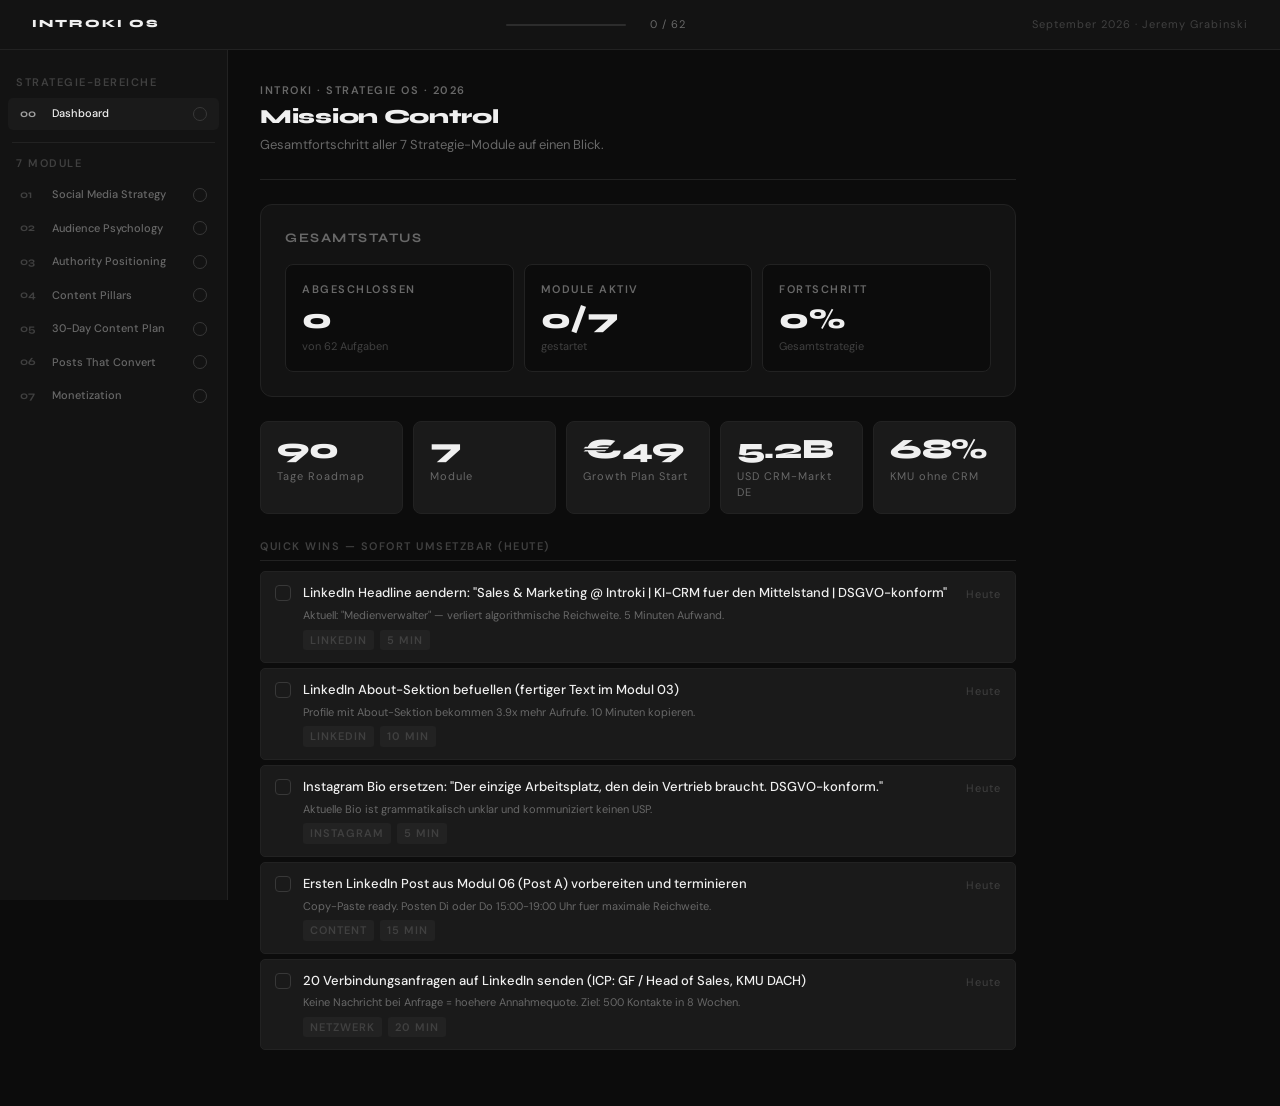
<file: introki-os.html>
<!DOCTYPE html>
<html lang="de">
<head>
<meta charset="UTF-8">
<meta name="viewport" content="width=device-width, initial-scale=1.0">
<title>Introki OS — Strategy Operating System</title>
<link href="https://fonts.googleapis.com/css2?family=Syne:wght@400;600;700;800&family=DM+Sans:opsz,wght@9..40,300;9..40,400;9..40,500;9..40,600&display=swap" rel="stylesheet">
<style>

/* ═══════════════════════════════════════
   DESIGN TOKENS — Single source of truth
   ═══════════════════════════════════════ */
:root {
  /* Colors */
  --bg:      #0C0C0C;
  --s1:      #131313;
  --s2:      #1A1A1A;
  --s3:      #212121;
  --b1:      #222222;
  --b2:      #2C2C2C;
  --b3:      #383838;
  --text:    #F0F0F0;
  --muted:   #686868;
  --subtle:  #404040;
  --light:   #A0A0A0;
  --green:   #1E3D2C;
  --green-b: #2A5A3E;
  --green-t: #5DB882;

  /* TYPOGRAPHY SCALE */
  --fs-xs:   11px;
  --fs-sm:   13px;
  --fs-md:   15px;
  --fs-lg:   20px;
  --fs-xl:   28px;

  /* Font weights */
  --fw-normal: 400;
  --fw-medium: 500;
  --fw-semi:   600;
  --fw-bold:   700;
  --fw-black:  800;

  /* Letter spacing */
  --ls-tight:  -0.3px;
  --ls-normal:  0px;
  --ls-wide:    1px;
  --ls-xwide:   2px;
  --ls-label:   1.5px;

  /* Spacing */
  --sp-xs:  6px;
  --sp-sm:  10px;
  --sp-md:  16px;
  --sp-lg:  24px;
  --sp-xl:  32px;

  /* Radius */
  --r-sm: 5px;
  --r-md: 8px;
  --r-lg: 12px;
}

/* ═══════════════════════════════════════
   RESET
   ═══════════════════════════════════════ */
*, *::before, *::after { margin:0; padding:0; box-sizing:border-box; }
html { scroll-behavior:smooth; font-size:16px; }
body {
  background: var(--bg);
  color: var(--text);
  font-family: 'DM Sans', sans-serif;
  font-size: var(--fs-sm);
  font-weight: var(--fw-normal);
  line-height: 1.5;
  -webkit-font-smoothing: antialiased;
  min-height: 100vh;
}

/* ═══════════════════════════════════════
   TOPBAR
   ═══════════════════════════════════════ */
.topbar {
  background: var(--s1);
  border-bottom: 1px solid var(--b1);
  height: 50px;
  display: flex;
  align-items: center;
  justify-content: space-between;
  padding: 0 var(--sp-xl);
  position: sticky;
  top: 0;
  z-index: 200;
}
.tb-brand {
  font-family: 'Syne', sans-serif;
  font-size: var(--fs-xs);
  font-weight: var(--fw-black);
  letter-spacing: var(--ls-xwide);
  text-transform: uppercase;
  color: var(--text);
}
.tb-center { display:flex; align-items:center; gap:12px; }
.tb-prog-wrap { width:120px; height:2px; background:var(--b2); border-radius:2px; overflow:hidden; }
.tb-prog-fill { height:100%; background:var(--text); border-radius:2px; transition:width .4s ease; }
.tb-prog-text {
  font-size: var(--fs-xs);
  color: var(--muted);
  letter-spacing: var(--ls-wide);
  min-width: 48px;
  text-align: right;
}
.tb-date {
  font-size: var(--fs-xs);
  color: var(--subtle);
  letter-spacing: var(--ls-wide);
}

/* ═══════════════════════════════════════
   LAYOUT
   ═══════════════════════════════════════ */
.layout { display:flex; min-height:calc(100vh - 50px); }

/* ═══════════════════════════════════════
   SIDEBAR
   ═══════════════════════════════════════ */
.sidebar {
  width: 228px;
  flex-shrink: 0;
  background: var(--s1);
  border-right: 1px solid var(--b1);
  padding: var(--sp-lg) 0;
  position: sticky;
  top: 50px;
  height: calc(100vh - 50px);
  overflow-y: auto;
}
.sb-section-label {
  font-size: var(--fs-xs);
  font-weight: var(--fw-semi);
  color: var(--subtle);
  letter-spacing: var(--ls-label);
  text-transform: uppercase;
  padding: 0 16px var(--sp-xs);
}
.sb-item {
  display: flex;
  align-items: center;
  gap: var(--sp-sm);
  padding: 8px 12px;
  margin: 1px 8px;
  border-radius: var(--r-sm);
  cursor: pointer;
  transition: background 0.12s ease;
}
.sb-item:hover { background: var(--s2); }
.sb-item.active { background: var(--s2); }
.sb-num {
  font-family: 'Syne', sans-serif;
  font-size: var(--fs-xs);
  font-weight: var(--fw-bold);
  color: var(--subtle);
  width: 22px;
  flex-shrink: 0;
  letter-spacing: var(--ls-normal);
}
.sb-item.active .sb-num { color: var(--light); }
.sb-name {
  font-size: var(--fs-xs);
  font-weight: var(--fw-medium);
  color: var(--muted);
  line-height: 1.35;
  flex: 1;
}
.sb-item.active .sb-name { color: var(--text); }
.sb-dot {
  width: 14px;
  height: 14px;
  border-radius: 50%;
  border: 1.5px solid var(--b3);
  flex-shrink: 0;
  display: flex;
  align-items: center;
  justify-content: center;
  transition: all 0.15s;
}
.sb-dot.done { background: var(--text); border-color: var(--text); }
.sb-dot.done::after {
  content: '';
  width: 5px;
  height: 3px;
  border-left: 1.5px solid var(--bg);
  border-bottom: 1.5px solid var(--bg);
  transform: rotate(-45deg) translateY(-1px);
}
.sb-divider { height: 1px; background: var(--b1); margin: 12px 12px; }

/* ═══════════════════════════════════════
   MAIN CONTENT AREA
   ═══════════════════════════════════════ */
.main {
  flex: 1;
  padding: var(--sp-xl) var(--sp-xl);
  max-width: 820px;
}

/* ═══════════════════════════════════════
   SECTIONS
   ═══════════════════════════════════════ */
.section { display: none; animation: fadeIn 0.18s ease; }
.section.active { display: block; }
@keyframes fadeIn {
  from { opacity:0; transform:translateY(5px); }
  to   { opacity:1; transform:translateY(0); }
}

/* Section header */
.sh {
  display: flex;
  align-items: flex-start;
  justify-content: space-between;
  margin-bottom: var(--sp-lg);
  padding-bottom: var(--sp-lg);
  border-bottom: 1px solid var(--b1);
}
.sh-eyebrow {
  font-size: var(--fs-xs);
  font-weight: var(--fw-semi);
  color: var(--muted);
  letter-spacing: var(--ls-label);
  text-transform: uppercase;
  margin-bottom: var(--sp-xs);
}
.sh-title {
  font-family: 'Syne', sans-serif;
  font-size: var(--fs-lg);
  font-weight: var(--fw-black);
  color: var(--text);
  letter-spacing: var(--ls-tight);
  line-height: 1.2;
}
.sh-desc {
  font-size: var(--fs-sm);
  color: var(--muted);
  margin-top: 6px;
  line-height: 1.55;
  max-width: 480px;
}
.sh-right {
  display: flex;
  flex-direction: column;
  align-items: flex-end;
  gap: 6px;
  flex-shrink: 0;
  margin-left: var(--sp-lg);
}
.sh-counter {
  font-family: 'Syne', sans-serif;
  font-size: var(--fs-xs);
  font-weight: var(--fw-semi);
  color: var(--muted);
  letter-spacing: var(--ls-wide);
}
.sh-badge {
  padding: 4px 10px;
  border-radius: 20px;
  font-size: var(--fs-xs);
  font-weight: var(--fw-semi);
  letter-spacing: var(--ls-wide);
  text-transform: uppercase;
}
.badge-todo   { background: var(--b2); color: var(--muted); }
.badge-doing  { background: #2A2010; color: #C8960B; border: 1px solid #3A3010; }
.badge-done   { background: var(--green); color: var(--green-t); }

/* ═══════════════════════════════════════
   TASK GROUPS
   ═══════════════════════════════════════ */
.tg { margin-bottom: var(--sp-lg); }
.tg-header {
  font-size: var(--fs-xs);
  font-weight: var(--fw-semi);
  color: var(--subtle);
  letter-spacing: var(--ls-label);
  text-transform: uppercase;
  padding-bottom: var(--sp-xs);
  margin-bottom: var(--sp-sm);
  border-bottom: 1px solid var(--b1);
}

/* ═══════════════════════════════════════
   TASKS
   ═══════════════════════════════════════ */
.task {
  display: flex;
  align-items: flex-start;
  gap: 12px;
  padding: 12px 14px;
  background: var(--s2);
  border: 1px solid var(--b1);
  border-radius: var(--r-sm);
  margin-bottom: 5px;
  cursor: pointer;
  transition: border-color 0.12s, background 0.12s;
  user-select: none;
}
.task:hover { border-color: var(--b3); background: var(--s3); }
.task.done { opacity: 0.4; }
.task.done .task-title {
  text-decoration: line-through;
  color: var(--muted);
}
.task-cb {
  width: 16px;
  height: 16px;
  border-radius: 4px;
  border: 1.5px solid var(--b3);
  flex-shrink: 0;
  margin-top: 1px;
  display: flex;
  align-items: center;
  justify-content: center;
  transition: all 0.12s;
}
.task.done .task-cb { background: var(--text); border-color: var(--text); }
.task.done .task-cb::after {
  content: '';
  width: 6px;
  height: 3.5px;
  border-left: 1.5px solid var(--bg);
  border-bottom: 1.5px solid var(--bg);
  transform: rotate(-45deg) translateY(-1px);
}
.task-body { flex: 1; min-width: 0; }
.task-title {
  font-size: var(--fs-sm);
  font-weight: var(--fw-medium);
  color: var(--text);
  line-height: 1.45;
}
.task-note {
  font-size: var(--fs-xs);
  color: var(--muted);
  margin-top: 4px;
  line-height: 1.5;
}
.task-meta {
  display: flex;
  align-items: center;
  gap: var(--sp-xs);
  margin-top: 6px;
  flex-wrap: wrap;
}
.task-tag {
  font-size: var(--fs-xs);
  font-weight: var(--fw-semi);
  color: var(--subtle);
  letter-spacing: var(--ls-wide);
  text-transform: uppercase;
  background: var(--b1);
  padding: 2px 7px;
  border-radius: 3px;
}
.task-right { flex-shrink: 0; }
.task-day {
  font-size: var(--fs-xs);
  color: var(--subtle);
  letter-spacing: var(--ls-wide);
}

/* ═══════════════════════════════════════
   INFO BLOCKS
   ═══════════════════════════════════════ */
.info-grid {
  display: grid;
  grid-template-columns: 1fr 1fr;
  gap: var(--sp-sm);
  margin-bottom: var(--sp-md);
}
.info-block {
  background: var(--s2);
  border: 1px solid var(--b1);
  border-radius: var(--r-md);
  padding: var(--sp-md);
}
.ib-label {
  font-size: var(--fs-xs);
  font-weight: var(--fw-semi);
  color: var(--muted);
  letter-spacing: var(--ls-label);
  text-transform: uppercase;
  margin-bottom: 10px;
}
.ib-item {
  font-size: var(--fs-sm);
  color: var(--light);
  line-height: 1.7;
}
.ib-item::before { content: '— '; color: var(--subtle); }
.ib-key { font-weight: var(--fw-semi); color: var(--text); }

/* ═══════════════════════════════════════
   KPI STRIP
   ═══════════════════════════════════════ */
.kpi-strip {
  display: flex;
  gap: var(--sp-sm);
  margin-bottom: var(--sp-lg);
  flex-wrap: wrap;
}
.kpi {
  background: var(--s2);
  border: 1px solid var(--b1);
  border-radius: var(--r-md);
  padding: 12px var(--sp-md);
  flex: 1;
  min-width: 90px;
}
.kpi-val {
  font-family: 'Syne', sans-serif;
  font-size: var(--fs-xl);
  font-weight: var(--fw-black);
  color: var(--text);
  letter-spacing: var(--ls-tight);
  line-height: 1.1;
}
.kpi-label {
  font-size: var(--fs-xs);
  color: var(--muted);
  letter-spacing: var(--ls-wide);
  margin-top: 3px;
}

/* ═══════════════════════════════════════
   CONTENT TABLE
   ═══════════════════════════════════════ */
.ctable { width:100%; border-collapse:collapse; margin-bottom: var(--sp-md); }
.ctable th {
  font-size: var(--fs-xs);
  font-weight: var(--fw-semi);
  color: var(--muted);
  letter-spacing: var(--ls-label);
  text-transform: uppercase;
  padding: 8px 12px;
  text-align: left;
  border-bottom: 1px solid var(--b1);
  background: var(--s1);
}
.ctable th:first-child { border-radius: var(--r-sm) 0 0 0; }
.ctable th:last-child  { border-radius: 0 var(--r-sm) 0 0; }
.ctable td {
  padding: 9px 12px;
  font-size: var(--fs-sm);
  color: var(--light);
  border-bottom: 1px solid var(--b1);
  vertical-align: middle;
}
.ctable tr:hover td { background: var(--s2); color: var(--text); }
.ctable .day {
  font-size: var(--fs-xs);
  font-weight: var(--fw-semi);
  color: var(--subtle);
  letter-spacing: var(--ls-wide);
  white-space: nowrap;
}
.ctable .platform {
  font-size: var(--fs-sm);
  font-weight: var(--fw-semi);
  color: var(--text);
}
.goal-tag {
  display: inline-block;
  font-size: var(--fs-xs);
  font-weight: var(--fw-semi);
  letter-spacing: var(--ls-wide);
  background: var(--b1);
  padding: 2px 8px;
  border-radius: 3px;
  color: var(--muted);
  text-transform: uppercase;
}

/* ═══════════════════════════════════════
   POST BOX
   ═══════════════════════════════════════ */
.post-box {
  background: var(--s2);
  border: 1px solid var(--b1);
  border-radius: var(--r-md);
  margin-bottom: var(--sp-md);
  overflow: hidden;
}
.pb-header {
  padding: 12px var(--sp-md);
  border-bottom: 1px solid var(--b1);
  display: flex;
  align-items: center;
  justify-content: space-between;
  gap: 12px;
}
.pb-title {
  font-family: 'Syne', sans-serif;
  font-size: var(--fs-sm);
  font-weight: var(--fw-bold);
  color: var(--text);
  letter-spacing: var(--ls-normal);
}
.pb-tag {
  font-size: var(--fs-xs);
  font-weight: var(--fw-medium);
  color: var(--muted);
  background: var(--b2);
  padding: 3px 8px;
  border-radius: 3px;
  white-space: nowrap;
}
.pb-body {
  padding: var(--sp-md);
  font-size: var(--fs-sm);
  color: var(--light);
  line-height: 1.75;
  white-space: pre-line;
}
.pb-actions { display:flex; gap:8px; align-items:center; }
.pb-hashtags {
  padding: 0 var(--sp-md) var(--sp-md);
  font-size: var(--fs-xs);
  color: var(--subtle);
  letter-spacing: var(--ls-wide);
}
.copy-btn {
  background: var(--b2);
  border: 1px solid var(--b3);
  color: var(--muted);
  padding: 5px 12px;
  border-radius: 4px;
  font-size: var(--fs-xs);
  font-weight: var(--fw-semi);
  cursor: pointer;
  letter-spacing: var(--ls-wide);
  text-transform: uppercase;
  transition: all 0.12s;
  font-family: 'DM Sans', sans-serif;
  white-space: nowrap;
  flex-shrink: 0;
}
.copy-btn:hover  { background: var(--b3); color: var(--text); }
.copy-btn.copied { background: var(--green); color: var(--green-t); border-color: var(--green-b); }

/* ═══════════════════════════════════════
   FUNNEL
   ═══════════════════════════════════════ */
.funnel-row {
  display: flex;
  gap: var(--sp-sm);
  margin-bottom: var(--sp-sm);
}
.funnel-block {
  flex: 1;
  background: var(--s2);
  border: 1px solid var(--b1);
  border-radius: var(--r-md);
  padding: 14px;
}
.fb-label {
  font-size: var(--fs-xs);
  font-weight: var(--fw-semi);
  color: var(--muted);
  letter-spacing: var(--ls-label);
  text-transform: uppercase;
  margin-bottom: 5px;
}
.fb-title {
  font-family: 'Syne', sans-serif;
  font-size: var(--fs-sm);
  font-weight: var(--fw-bold);
  color: var(--text);
  margin-bottom: 5px;
}
.fb-desc {
  font-size: var(--fs-xs);
  color: var(--muted);
  line-height: 1.55;
}
.fb-channel {
  font-size: var(--fs-xs);
  color: var(--subtle);
  margin-top: 6px;
  letter-spacing: var(--ls-wide);
}

/* ═══════════════════════════════════════
   PRICING
   ═══════════════════════════════════════ */
.pricing-row {
  display: grid;
  grid-template-columns: repeat(4, 1fr);
  gap: var(--sp-sm);
  margin-bottom: var(--sp-md);
}
.plan {
  background: var(--s2);
  border: 1px solid var(--b1);
  border-radius: var(--r-md);
  padding: var(--sp-md);
}
.plan-name {
  font-family: 'Syne', sans-serif;
  font-size: var(--fs-xs);
  font-weight: var(--fw-bold);
  text-transform: uppercase;
  letter-spacing: var(--ls-wide);
  color: var(--muted);
  margin-bottom: 8px;
}
.plan-price {
  font-family: 'Syne', sans-serif;
  font-size: var(--fs-xl);
  font-weight: var(--fw-black);
  color: var(--text);
  letter-spacing: var(--ls-tight);
  margin-bottom: 6px;
  line-height: 1.1;
}
.plan-desc {
  font-size: var(--fs-xs);
  color: var(--muted);
  line-height: 1.55;
}

/* ═══════════════════════════════════════
   MILESTONES
   ═══════════════════════════════════════ */
.milestone-row {
  display: flex;
  gap: var(--sp-sm);
  margin-bottom: var(--sp-md);
}
.ms {
  flex: 1;
  background: var(--s2);
  border: 1px solid var(--b1);
  border-radius: var(--r-md);
  padding: var(--sp-md);
}
.ms-period {
  font-family: 'Syne', sans-serif;
  font-size: var(--fs-xs);
  font-weight: var(--fw-bold);
  color: var(--light);
  letter-spacing: var(--ls-wide);
  margin-bottom: 8px;
  text-transform: uppercase;
}
.ms-item {
  font-size: var(--fs-xs);
  color: var(--muted);
  line-height: 1.75;
}
.ms-item::before { content: '→ '; color: var(--subtle); }

/* ═══════════════════════════════════════
   DASHBOARD
   ═══════════════════════════════════════ */
.dashboard {
  background: var(--s1);
  border: 1px solid var(--b1);
  border-radius: var(--r-lg);
  padding: var(--sp-lg);
  margin-bottom: var(--sp-lg);
}
.db-title {
  font-family: 'Syne', sans-serif;
  font-size: var(--fs-sm);
  font-weight: var(--fw-bold);
  color: var(--muted);
  letter-spacing: var(--ls-label);
  text-transform: uppercase;
  margin-bottom: var(--sp-md);
}
.db-grid {
  display: grid;
  grid-template-columns: repeat(3, 1fr);
  gap: var(--sp-sm);
}
.db-card {
  background: var(--bg);
  border: 1px solid var(--b1);
  border-radius: var(--r-md);
  padding: var(--sp-md);
}
.db-card-label {
  font-size: var(--fs-xs);
  font-weight: var(--fw-semi);
  color: var(--muted);
  letter-spacing: var(--ls-label);
  text-transform: uppercase;
  margin-bottom: 6px;
}
.db-card-val {
  font-family: 'Syne', sans-serif;
  font-size: var(--fs-xl);
  font-weight: var(--fw-black);
  color: var(--text);
  letter-spacing: var(--ls-tight);
  line-height: 1.1;
}
.db-card-sub {
  font-size: var(--fs-xs);
  color: var(--subtle);
  margin-top: 4px;
}

/* ═══════════════════════════════════════
   TABS
   ═══════════════════════════════════════ */
.tabs {
  display: flex;
  gap: 2px;
  border-bottom: 1px solid var(--b1);
  margin-bottom: var(--sp-md);
}
.tab {
  padding: 8px 16px;
  font-size: var(--fs-sm);
  font-weight: var(--fw-medium);
  color: var(--muted);
  cursor: pointer;
  border-bottom: 2px solid transparent;
  margin-bottom: -1px;
  transition: all 0.12s;
  letter-spacing: var(--ls-normal);
}
.tab:hover { color: var(--light); }
.tab.active { color: var(--text); border-bottom-color: var(--text); }
.tab-content { display: none; }
.tab-content.active { display: block; }

/* ═══════════════════════════════════════
   COMPLETE BUTTON
   ═══════════════════════════════════════ */
.complete-btn {
  display: inline-flex;
  align-items: center;
  gap: 8px;
  margin-top: var(--sp-lg);
  padding: 10px var(--sp-md);
  background: var(--s2);
  border: 1px solid var(--b2);
  border-radius: var(--r-sm);
  font-size: var(--fs-sm);
  font-weight: var(--fw-medium);
  color: var(--muted);
  cursor: pointer;
  font-family: 'DM Sans', sans-serif;
  transition: all 0.12s;
}
.complete-btn:hover { background: var(--s3); color: var(--text); border-color: var(--b3); }
.complete-btn.done {
  background: var(--green);
  border-color: var(--green-b);
  color: var(--green-t);
}

/* ═══════════════════════════════════════
   SCROLLBAR
   ═══════════════════════════════════════ */
::-webkit-scrollbar { width: 4px; }
::-webkit-scrollbar-track { background: transparent; }
::-webkit-scrollbar-thumb { background: var(--b3); border-radius: 2px; }

/* ═══════════════════════════════════════
   RESPONSIVE
   ═══════════════════════════════════════ */
@media (max-width: 900px) {
  .sidebar { width: 190px; }
  .main { padding: 24px; }
}
@media (max-width: 680px) {
  .layout { flex-direction: column; }
  .sidebar { width:100%; height:auto; position:static; border-right:none; border-bottom:1px solid var(--b1); padding:12px 0; overflow-x:auto; overflow-y:hidden; display:flex; flex-direction:row; }
  .sb-section-label { display: none; }
  .sb-divider { display: none; }
  .sb-item { display:inline-flex; flex-direction:column; width:auto; padding:8px 10px; }
  .sb-dot { display: none; }
  .sb-name { font-size: 10px; }
  .main { padding: 16px; }
  .info-grid { grid-template-columns: 1fr; }
  .pricing-row { grid-template-columns: 1fr 1fr; }
  .funnel-row { flex-direction: column; }
  .milestone-row { flex-direction: column; }
  .kpi-strip { gap: 6px; }
  .kpi { min-width: 70px; padding: 8px 10px; }
  .kpi-val { font-size: 20px; }
  .sh { flex-direction: column; gap: 8px; }
  .sh-right { align-items: flex-start; }
}
</style>
</head>
<body>

<div class="topbar">
  <span class="tb-brand">Introki OS</span>
  <div class="tb-center">
    <div class="tb-prog-wrap"><div class="tb-prog-fill" id="globalProg" style="width:0%"></div></div>
    <span class="tb-prog-text" id="globalProgText">0 / 0</span>
  </div>
  <span class="tb-date">September 2026 · Jeremy Grabinski</span>
</div>

<div class="layout">

<!-- SIDEBAR -->
<div class="sidebar">
  <div class="sb-section-label">Strategie-Bereiche</div>

  <div class="sb-item active" onclick="showSection('s0',this)">
    <span class="sb-num">00</span>
    <span class="sb-name">Dashboard</span>
    <div class="sb-dot" id="dot-s0"></div>
  </div>

  <div class="sb-divider"></div>
  <div class="sb-section-label">7 Module</div>

  <div class="sb-item" onclick="showSection('s1',this)">
    <span class="sb-num">01</span>
    <span class="sb-name">Social Media Strategy</span>
    <div class="sb-dot" id="dot-s1"></div>
  </div>
  <div class="sb-item" onclick="showSection('s2',this)">
    <span class="sb-num">02</span>
    <span class="sb-name">Audience Psychology</span>
    <div class="sb-dot" id="dot-s2"></div>
  </div>
  <div class="sb-item" onclick="showSection('s3',this)">
    <span class="sb-num">03</span>
    <span class="sb-name">Authority Positioning</span>
    <div class="sb-dot" id="dot-s3"></div>
  </div>
  <div class="sb-item" onclick="showSection('s4',this)">
    <span class="sb-num">04</span>
    <span class="sb-name">Content Pillars</span>
    <div class="sb-dot" id="dot-s4"></div>
  </div>
  <div class="sb-item" onclick="showSection('s5',this)">
    <span class="sb-num">05</span>
    <span class="sb-name">30-Day Content Plan</span>
    <div class="sb-dot" id="dot-s5"></div>
  </div>
  <div class="sb-item" onclick="showSection('s6',this)">
    <span class="sb-num">06</span>
    <span class="sb-name">Posts That Convert</span>
    <div class="sb-dot" id="dot-s6"></div>
  </div>
  <div class="sb-item" onclick="showSection('s7',this)">
    <span class="sb-num">07</span>
    <span class="sb-name">Monetization</span>
    <div class="sb-dot" id="dot-s7"></div>
  </div>
</div>

<!-- MAIN -->
<div class="main">

<!-- ══ DASHBOARD ══ -->
<div class="section active" id="s0">
  <div class="sh">
    <div class="sh-left">
      <div class="sh-eyebrow">Introki · Strategie OS · 2026</div>
      <div class="sh-title">Mission Control</div>
      <div class="sh-desc">Gesamtfortschritt aller 7 Strategie-Module auf einen Blick.</div>
    </div>
  </div>

  <div class="dashboard">
    <div class="db-title">Gesamtstatus</div>
    <div class="db-grid">
      <div class="db-card">
        <div class="db-card-label">Abgeschlossen</div>
        <div class="db-card-val" id="db-done">0</div>
        <div class="db-card-sub">von <span id="db-total">0</span> Aufgaben</div>
      </div>
      <div class="db-card">
        <div class="db-card-label">Module aktiv</div>
        <div class="db-card-val" id="db-modules">0/7</div>
        <div class="db-card-sub">gestartet</div>
      </div>
      <div class="db-card">
        <div class="db-card-label">Fortschritt</div>
        <div class="db-card-val" id="db-pct">0%</div>
        <div class="db-card-sub">Gesamtstrategie</div>
      </div>
    </div>
  </div>

  <div class="kpi-strip">
    <div class="kpi"><div class="kpi-val">90</div><div class="kpi-label">Tage Roadmap</div></div>
    <div class="kpi"><div class="kpi-val">7</div><div class="kpi-label">Module</div></div>
    <div class="kpi"><div class="kpi-val">€49</div><div class="kpi-label">Growth Plan Start</div></div>
    <div class="kpi"><div class="kpi-val">5.2B</div><div class="kpi-label">USD CRM-Markt DE</div></div>
    <div class="kpi"><div class="kpi-val">68%</div><div class="kpi-label">KMU ohne CRM</div></div>
  </div>

  <div class="tg">
    <div class="tg-header">Quick Wins — Sofort umsetzbar (heute)</div>
    <div class="task" onclick="toggleTask(this)">
      <div class="task-cb"></div>
      <div class="task-body">
        <div class="task-title">LinkedIn Headline aendern: "Sales &amp; Marketing @ Introki | KI-CRM fuer den Mittelstand | DSGVO-konform"</div>
        <div class="task-note">Aktuell: "Medienverwalter" — verliert algorithmische Reichweite. 5 Minuten Aufwand.</div>
        <div class="task-meta"><span class="task-tag">LinkedIn</span><span class="task-tag">5 Min</span></div>
      </div>
      <div class="task-right"><span class="task-day">Heute</span></div>
    </div>
    <div class="task" onclick="toggleTask(this)">
      <div class="task-cb"></div>
      <div class="task-body">
        <div class="task-title">LinkedIn About-Sektion befuellen (fertiger Text im Modul 03)</div>
        <div class="task-note">Profile mit About-Sektion bekommen 3.9x mehr Aufrufe. 10 Minuten kopieren.</div>
        <div class="task-meta"><span class="task-tag">LinkedIn</span><span class="task-tag">10 Min</span></div>
      </div>
      <div class="task-right"><span class="task-day">Heute</span></div>
    </div>
    <div class="task" onclick="toggleTask(this)">
      <div class="task-cb"></div>
      <div class="task-body">
        <div class="task-title">Instagram Bio ersetzen: "Der einzige Arbeitsplatz, den dein Vertrieb braucht. DSGVO-konform."</div>
        <div class="task-note">Aktuelle Bio ist grammatikalisch unklar und kommuniziert keinen USP.</div>
        <div class="task-meta"><span class="task-tag">Instagram</span><span class="task-tag">5 Min</span></div>
      </div>
      <div class="task-right"><span class="task-day">Heute</span></div>
    </div>
    <div class="task" onclick="toggleTask(this)">
      <div class="task-cb"></div>
      <div class="task-body">
        <div class="task-title">Ersten LinkedIn Post aus Modul 06 (Post A) vorbereiten und terminieren</div>
        <div class="task-note">Copy-Paste ready. Posten Di oder Do 15:00-19:00 Uhr fuer maximale Reichweite.</div>
        <div class="task-meta"><span class="task-tag">Content</span><span class="task-tag">15 Min</span></div>
      </div>
      <div class="task-right"><span class="task-day">Heute</span></div>
    </div>
    <div class="task" onclick="toggleTask(this)">
      <div class="task-cb"></div>
      <div class="task-body">
        <div class="task-title">20 Verbindungsanfragen auf LinkedIn senden (ICP: GF / Head of Sales, KMU DACH)</div>
        <div class="task-note">Keine Nachricht bei Anfrage = hoehere Annahmequote. Ziel: 500 Kontakte in 8 Wochen.</div>
        <div class="task-meta"><span class="task-tag">Netzwerk</span><span class="task-tag">20 Min</span></div>
      </div>
      <div class="task-right"><span class="task-day">Heute</span></div>
    </div>
  </div>
</div>

<!-- ══ 01 SOCIAL MEDIA STRATEGY ══ -->
<div class="section" id="s1">
  <div class="sh">
    <div class="sh-left">
      <div class="sh-eyebrow">01 / 07 · Marktpositionierung</div>
      <div class="sh-title">Full Social Media Strategy</div>
      <div class="sh-desc">Brand Positioning, Content Direction, Wachstumsziele und Kanalstrategie.</div>
    </div>
    <div class="sh-right">
      <span class="sh-counter" id="counter-s1">0/0</span>
      <span class="sh-badge badge-todo" id="badge-s1">Todo</span>
    </div>
  </div>

  <div class="kpi-strip">
    <div class="kpi"><div class="kpi-val">5.2B$</div><div class="kpi-label">CRM-Markt DE 2025</div></div>
    <div class="kpi"><div class="kpi-val">11.6%</div><div class="kpi-label">CAGR Wachstum</div></div>
    <div class="kpi"><div class="kpi-val">68%</div><div class="kpi-label">KMU ohne CRM</div></div>
    <div class="kpi"><div class="kpi-val">€49</div><div class="kpi-label">Growth Entry</div></div>
  </div>

  <div class="info-grid">
    <div class="info-block">
      <div class="ib-label">Brand Positioning</div>
      <div class="ib-item"><span class="ib-key">Kategorie:</span> Tool-Stack-Replacement</div>
      <div class="ib-item"><span class="ib-key">Kern-USP:</span> Smart Routing + KI + Workflow</div>
      <div class="ib-item"><span class="ib-key">Differenz:</span> DSGVO-nativ, Made in Germany</div>
      <div class="ib-item"><span class="ib-key">Preis:</span> Ersetzt 4-5 Tools ab €49/Monat</div>
    </div>
    <div class="info-block">
      <div class="ib-label">Wachstumsziele 2026</div>
      <div class="ib-item">Dominik: 2.000 Follower in 90 Tagen</div>
      <div class="ib-item">Jeremy: 500 Kontakte in 8 Wochen</div>
      <div class="ib-item">Instagram: 500 Follower in 60 Tagen</div>
      <div class="ib-item">100 aktive User in 8 Wochen</div>
    </div>
  </div>

  <div class="tg">
    <div class="tg-header">Brand Setup — Einmalige Aufgaben</div>
    <div class="task" onclick="toggleTask(this)">
      <div class="task-cb"></div>
      <div class="task-body">
        <div class="task-title">Positioning Statement final definieren und intern kommunizieren</div>
        <div class="task-note">"Introki ist das einzige Vertriebs-Betriebssystem fuer den deutschen Mittelstand — DSGVO-nativ, KI-gestuetzt, sofort einsatzbereit."</div>
        <div class="task-meta"><span class="task-tag">Brand</span></div>
      </div>
    </div>
    <div class="task" onclick="toggleTask(this)">
      <div class="task-cb"></div>
      <div class="task-body">
        <div class="task-title">Brand Guidelines fuer alle Kanaele finalisieren (Farben #1A1A2E / #E94560, Font: DM Sans)</div>
        <div class="task-meta"><span class="task-tag">Design</span></div>
      </div>
    </div>
    <div class="task" onclick="toggleTask(this)">
      <div class="task-cb"></div>
      <div class="task-body">
        <div class="task-title">Vergleichsseite /vs-hubspot auf Website erstellen (SEO: "HubSpot Alternative deutsch")</div>
        <div class="task-note">SEO-Gold. Suchvolumen "HubSpot Alternative" sehr hoch im DACH-Raum.</div>
        <div class="task-meta"><span class="task-tag">SEO</span><span class="task-tag">Website</span></div>
      </div>
    </div>
  </div>

  <div class="tg">
    <div class="tg-header">Kanalstrategie — Woechentliche Routine</div>
    <div class="task" onclick="toggleTask(this)">
      <div class="task-cb"></div>
      <div class="task-body">
        <div class="task-title">LinkedIn: 3x/Woche posten (Mo/Mi/Fr) — Dominik Voice: Problem-Posts, Kontra-Takes</div>
        <div class="task-meta"><span class="task-tag">LinkedIn</span><span class="task-tag">Woechentlich</span></div>
      </div>
    </div>
    <div class="task" onclick="toggleTask(this)">
      <div class="task-cb"></div>
      <div class="task-body">
        <div class="task-title">Instagram: 4x/Woche — Reels (Di/Do/Sa) + 1 Carousel — Visual-first, kein Text-heavy</div>
        <div class="task-meta"><span class="task-tag">Instagram</span><span class="task-tag">Woechentlich</span></div>
      </div>
    </div>
    <div class="task" onclick="toggleTask(this)">
      <div class="task-cb"></div>
      <div class="task-body">
        <div class="task-title">YouTube: 1 Video/Woche — "HubSpot Alternative deutsch", "CRM fuer kleine Teams" als erste Videos</div>
        <div class="task-meta"><span class="task-tag">YouTube</span><span class="task-tag">Woechentlich</span></div>
      </div>
    </div>
    <div class="task" onclick="toggleTask(this)">
      <div class="task-cb"></div>
      <div class="task-body">
        <div class="task-title">Newsletter: 1x/Woche — Mittelstand-spezifische Insights, kein Pitch, echter Mehrwert</div>
        <div class="task-meta"><span class="task-tag">Newsletter</span><span class="task-tag">Woechentlich</span></div>
      </div>
    </div>
  </div>
  <button class="complete-btn" id="completeBtn-s1" onclick="completeSection('s1')">✓ Modul als abgeschlossen markieren</button>
</div>

<!-- ══ 02 AUDIENCE PSYCHOLOGY ══ -->
<div class="section" id="s2">
  <div class="sh">
    <div class="sh-left">
      <div class="sh-eyebrow">02 / 07 · Zielgruppenpsychologie</div>
      <div class="sh-title">Audience Psychology Breakdown</div>
      <div class="sh-desc">Psychografik der Zielgruppe — Schmerzen, Wuensche, Trigger, Messaging Angles.</div>
    </div>
    <div class="sh-right">
      <span class="sh-counter" id="counter-s2">0/0</span>
      <span class="sh-badge badge-todo" id="badge-s2">Todo</span>
    </div>
  </div>

  <div class="info-grid">
    <div class="info-block">
      <div class="ib-label">Groesste Frustrationen</div>
      <div class="ib-item">CRM wird vom Team nicht genutzt</div>
      <div class="ib-item">Setter-Closer-Uebergabe scheitert</div>
      <div class="ib-item">Tool-Chaos: 5+ Abos pro Monat</div>
      <div class="ib-item">Keine Pipeline-Transparenz</div>
      <div class="ib-item">HubSpot zu teuer, zu komplex</div>
      <div class="ib-item">DSGVO-Sorgen mit US-Software</div>
    </div>
    <div class="info-block">
      <div class="ib-label">Groesste Wuensche</div>
      <div class="ib-item">Ein System statt fuenf Tools</div>
      <div class="ib-item">Prozess laeuft ohne mich</div>
      <div class="ib-item">Team nutzt das System wirklich</div>
      <div class="ib-item">Transparenz in Echtzeit</div>
      <div class="ib-item">Guenstiger als HubSpot</div>
      <div class="ib-item">Deutsche Daten, keine Sorgen</div>
    </div>
  </div>

  <div class="tg">
    <div class="tg-header">Psychografische Analyse</div>
    <div class="task" onclick="toggleTask(this)">
      <div class="task-cb"></div>
      <div class="task-body">
        <div class="task-title">Kern-Angst identifiziert und in alle Posts integriert: "Deals verlieren weil das System versagt"</div>
        <div class="task-note">Nicht das Team ist das Problem — das System ist es. Das ist der emotionale Kern jedes Posts.</div>
        <div class="task-meta"><span class="task-tag">Messaging</span></div>
      </div>
    </div>
    <div class="task" onclick="toggleTask(this)">
      <div class="task-cb"></div>
      <div class="task-body">
        <div class="task-title">Daily Pain Cycle in Content einbauen: Morgen ("Wo stehen meine Deals?") + Abend ("Warum ist Lead kalt?")</div>
        <div class="task-meta"><span class="task-tag">Content-Angle</span></div>
      </div>
    </div>
    <div class="task" onclick="toggleTask(this)">
      <div class="task-cb"></div>
      <div class="task-body">
        <div class="task-title">Trigger-Momente als Content-Timing nutzen: Naechste Tool-Rechnung / naechster verlorener Deal</div>
        <div class="task-note">Outreach-Timing: Wenn Prospects ueber Tool-Frustration posten = idealer Kontaktpunkt</div>
        <div class="task-meta"><span class="task-tag">Timing</span></div>
      </div>
    </div>
  </div>

  <div class="tg">
    <div class="tg-header">Messaging Angles — Alle 5 einsetzen</div>
    <div class="task" onclick="toggleTask(this)">
      <div class="task-cb"></div>
      <div class="task-body">
        <div class="task-title">Schmerz-Angle: "Dein Setter legt den Termin. Dein Closer weiss es nicht." — eingesetzt</div>
        <div class="task-meta"><span class="task-tag">Angle 1</span><span class="task-tag">Hoch-Prio</span></div>
      </div>
    </div>
    <div class="task" onclick="toggleTask(this)">
      <div class="task-cb"></div>
      <div class="task-body">
        <div class="task-title">Tool-Chaos-Angle: "5 Tools. 3 Tabs. 1 verlorener Deal." — eingesetzt</div>
        <div class="task-meta"><span class="task-tag">Angle 2</span></div>
      </div>
    </div>
    <div class="task" onclick="toggleTask(this)">
      <div class="task-cb"></div>
      <div class="task-body">
        <div class="task-title">Kontra-Angle: "HubSpot ist nicht fuer dich gebaut." — eingesetzt</div>
        <div class="task-meta"><span class="task-tag">Angle 3</span></div>
      </div>
    </div>
    <div class="task" onclick="toggleTask(this)">
      <div class="task-cb"></div>
      <div class="task-body">
        <div class="task-title">Trust-Angle: "DSGVO-konform, Made in Germany. Kein Restrisiko." — eingesetzt</div>
        <div class="task-meta"><span class="task-tag">Angle 4</span></div>
      </div>
    </div>
    <div class="task" onclick="toggleTask(this)">
      <div class="task-cb"></div>
      <div class="task-body">
        <div class="task-title">Speed-Angle: "In Stunden live, nicht Monaten." — eingesetzt</div>
        <div class="task-meta"><span class="task-tag">Angle 5</span></div>
      </div>
    </div>
  </div>
  <button class="complete-btn" id="completeBtn-s2" onclick="completeSection('s2')">✓ Modul als abgeschlossen markieren</button>
</div>

<!-- ══ 03 AUTHORITY POSITIONING ══ -->
<div class="section" id="s3">
  <div class="sh">
    <div class="sh-left">
      <div class="sh-eyebrow">03 / 07 · Personal Brand</div>
      <div class="sh-title">Authority Positioning Plan</div>
      <div class="sh-desc">Dual-Brand Strategie, Profile-Optimierung, 90-Tage Authority Roadmap.</div>
    </div>
    <div class="sh-right">
      <span class="sh-counter" id="counter-s3">0/0</span>
      <span class="sh-badge badge-todo" id="badge-s3">Todo</span>
    </div>
  </div>

  <div class="info-grid">
    <div class="info-block">
      <div class="ib-label">Dominik Scherwinsky</div>
      <div class="ib-item">Archetyp: Stoischer Architekt</div>
      <div class="ib-item">Ton: Brutal ehrlich, kurze Saetze</div>
      <div class="ib-item">Themen: System vs. Chaos</div>
      <div class="ib-item">Posting: Mo/Do/Sa · 15-22 Uhr</div>
    </div>
    <div class="info-block">
      <div class="ib-label">Jeremy Grabinski</div>
      <div class="ib-item">Archetyp: Der Praktiker</div>
      <div class="ib-item">Ton: Strategisch, analytisch, direkt</div>
      <div class="ib-item">Themen: Marketing, Daten, Growth</div>
      <div class="ib-item">Posting: Di/Fr · 15-19 Uhr</div>
    </div>
  </div>

  <div class="tg">
    <div class="tg-header">LinkedIn Profil — Jeremy Grabinski</div>
    <div class="task" onclick="toggleTask(this)">
      <div class="task-cb"></div>
      <div class="task-body">
        <div class="task-title">Headline aendern zu: "Sales &amp; Marketing @ Introki | KI-CRM fuer den Mittelstand | DSGVO-konform 🇩🇪"</div>
        <div class="task-note">Aktuell "Medienverwalter" — kostet algorithmische Reichweite. Sofort aendern.</div>
        <div class="task-meta"><span class="task-tag">Sofort</span><span class="task-tag">5 Min</span></div>
      </div>
    </div>
    <div class="task" onclick="toggleTask(this)">
      <div class="task-cb"></div>
      <div class="task-body">
        <div class="task-title">About-Sektion befuellen (fertiger Text aus Strategie-Dokument einfuegen)</div>
        <div class="task-note">Hook: "Viele KMUs sammeln fleißig Visitenkarten... und verlieren dann 60% davon." 3.9x mehr Aufrufe.</div>
        <div class="task-meta"><span class="task-tag">Sofort</span><span class="task-tag">10 Min</span></div>
      </div>
    </div>
    <div class="task" onclick="toggleTask(this)">
      <div class="task-cb"></div>
      <div class="task-body">
        <div class="task-title">Banner erstellen (1584x396px): "KI-CRM fuer den Mittelstand · introki.app" auf #1A1A2E</div>
        <div class="task-meta"><span class="task-tag">Design</span><span class="task-tag">Canva</span></div>
      </div>
    </div>
    <div class="task" onclick="toggleTask(this)">
      <div class="task-cb"></div>
      <div class="task-body">
        <div class="task-title">Featured Section befuellen: Lead-Magnet PDF + Demo-Video + Calendly-Link</div>
        <div class="task-meta"><span class="task-tag">Featured</span></div>
      </div>
    </div>
    <div class="task" onclick="toggleTask(this)">
      <div class="task-cb"></div>
      <div class="task-body">
        <div class="task-title">Jobtitel bei "Erfahrung" auf "Marketing &amp; Sales Manager @ Introki" aendern</div>
        <div class="task-meta"><span class="task-tag">Profil</span></div>
      </div>
    </div>
  </div>

  <div class="tg">
    <div class="tg-header">90-Tage Authority Roadmap</div>
    <div class="task" onclick="toggleTask(this)">
      <div class="task-cb"></div>
      <div class="task-body">
        <div class="task-title">Tage 1-30: Profil-Optimierung + 10 Posts + 250 Verbindungen + Featured Section</div>
        <div class="task-meta"><span class="task-tag">Phase 1</span></div>
      </div>
    </div>
    <div class="task" onclick="toggleTask(this)">
      <div class="task-cb"></div>
      <div class="task-body">
        <div class="task-title">Tage 31-60: Erste virale Reichweite + 500 Verbindungen + erste Demo-Anfragen</div>
        <div class="task-meta"><span class="task-tag">Phase 2</span></div>
      </div>
    </div>
    <div class="task" onclick="toggleTask(this)">
      <div class="task-cb"></div>
      <div class="task-body">
        <div class="task-title">Tage 61-90: Thought-Leader-Status DACH-SaaS + 1.000 Verbindungen + 5 Demos/Woche</div>
        <div class="task-meta"><span class="task-tag">Phase 3</span></div>
      </div>
    </div>
  </div>
  <button class="complete-btn" id="completeBtn-s3" onclick="completeSection('s3')">✓ Modul als abgeschlossen markieren</button>
</div>

<!-- ══ 04 CONTENT PILLARS ══ -->
<div class="section" id="s4">
  <div class="sh">
    <div class="sh-left">
      <div class="sh-eyebrow">04 / 07 · Content Strategie</div>
      <div class="sh-title">Content Pillars That Convert</div>
      <div class="sh-desc">5 Content-Saeulen mit Themen, Zielen und Conversion-Logik.</div>
    </div>
    <div class="sh-right">
      <span class="sh-counter" id="counter-s4">0/0</span>
      <span class="sh-badge badge-todo" id="badge-s4">Todo</span>
    </div>
  </div>

  <div class="tg">
    <div class="tg-header">Saule 01 — Schmerz-Posts (Reichweite + Trust)</div>
    <div class="task" onclick="toggleTask(this)">
      <div class="task-cb"></div>
      <div class="task-body">
        <div class="task-title">Post erstellen: "Setter macht Termin — Closer weiss es nicht"</div>
        <div class="task-note">Hohe Kommentarrate. Zielgruppe erkennt sich sofort. Algorithmus-Push durch Binary CTA.</div>
        <div class="task-meta"><span class="task-tag">Saule 1</span><span class="task-tag">LinkedIn</span></div>
      </div>
    </div>
    <div class="task" onclick="toggleTask(this)">
      <div class="task-cb"></div>
      <div class="task-body">
        <div class="task-title">Post erstellen: "5 Tools fuer einen einzigen Vertriebsprozess"</div>
        <div class="task-meta"><span class="task-tag">Saule 1</span><span class="task-tag">LinkedIn</span></div>
      </div>
    </div>
  </div>

  <div class="tg">
    <div class="tg-header">Saule 02 — Kontra-Takes (Reichweite + Autoritaet)</div>
    <div class="task" onclick="toggleTask(this)">
      <div class="task-cb"></div>
      <div class="task-body">
        <div class="task-title">Post erstellen: "HubSpot ist nicht fuer dich gebaut" (polarisierend, Third-Person)</div>
        <div class="task-meta"><span class="task-tag">Saule 2</span><span class="task-tag">LinkedIn</span></div>
      </div>
    </div>
    <div class="task" onclick="toggleTask(this)">
      <div class="task-cb"></div>
      <div class="task-body">
        <div class="task-title">Post erstellen: "Excel luegt — und alle wissen es"</div>
        <div class="task-meta"><span class="task-tag">Saule 2</span><span class="task-tag">LinkedIn</span></div>
      </div>
    </div>
  </div>

  <div class="tg">
    <div class="tg-header">Saule 03 — Demo-Content (Conversions + Demos)</div>
    <div class="task" onclick="toggleTask(this)">
      <div class="task-cb"></div>
      <div class="task-body">
        <div class="task-title">Reel aufnehmen: "Smart Routing in 10 Sekunden" — Screen-Recording mit VO</div>
        <div class="task-meta"><span class="task-tag">Saule 3</span><span class="task-tag">Instagram/LinkedIn</span></div>
      </div>
    </div>
    <div class="task" onclick="toggleTask(this)">
      <div class="task-cb"></div>
      <div class="task-body">
        <div class="task-title">Reel aufnehmen: "KI-Agent recherchiert Firma in 15 Sekunden"</div>
        <div class="task-meta"><span class="task-tag">Saule 3</span><span class="task-tag">Instagram</span></div>
      </div>
    </div>
  </div>

  <div class="tg">
    <div class="tg-header">Saule 04 — Markt-Insights (Trust + SEO)</div>
    <div class="task" onclick="toggleTask(this)">
      <div class="task-cb"></div>
      <div class="task-body">
        <div class="task-title">Post erstellen: "68% der deutschen KMUs haben kein funktionierendes CRM"</div>
        <div class="task-meta"><span class="task-tag">Saule 4</span><span class="task-tag">LinkedIn</span></div>
      </div>
    </div>
    <div class="task" onclick="toggleTask(this)">
      <div class="task-cb"></div>
      <div class="task-body">
        <div class="task-title">Post erstellen: "DSGVO und US-Cloud: Was Entscheider 2026 wissen muessen"</div>
        <div class="task-meta"><span class="task-tag">Saule 4</span><span class="task-tag">LinkedIn</span></div>
      </div>
    </div>
  </div>

  <div class="tg">
    <div class="tg-header">Saule 05 — Building in Public (Community + Brand)</div>
    <div class="task" onclick="toggleTask(this)">
      <div class="task-cb"></div>
      <div class="task-body">
        <div class="task-title">Post erstellen: "Warum wir Introki bauen" — authentische Founder-Story</div>
        <div class="task-meta"><span class="task-tag">Saule 5</span><span class="task-tag">LinkedIn</span></div>
      </div>
    </div>
    <div class="task" onclick="toggleTask(this)">
      <div class="task-cb"></div>
      <div class="task-body">
        <div class="task-title">Woechentliches Update: "Was wir diese Woche gelernt haben" — jeden Freitag</div>
        <div class="task-meta"><span class="task-tag">Saule 5</span><span class="task-tag">Woechentlich</span></div>
      </div>
    </div>
  </div>
  <button class="complete-btn" id="completeBtn-s4" onclick="completeSection('s4')">✓ Modul als abgeschlossen markieren</button>
</div>

<!-- ══ 05 30-DAY PLAN ══ -->
<div class="section" id="s5">
  <div class="sh">
    <div class="sh-left">
      <div class="sh-eyebrow">05 / 07 · Redaktionsplan</div>
      <div class="sh-title">30-Day Content Plan</div>
      <div class="sh-desc">Tagesgenauer Plan fuer LinkedIn und Instagram. 4 Wochen, 24 Posts.</div>
    </div>
    <div class="sh-right">
      <span class="sh-counter" id="counter-s5">0/0</span>
      <span class="sh-badge badge-todo" id="badge-s5">Todo</span>
    </div>
  </div>

  <div class="tabs">
    <div class="tab active" onclick="switchTab('week1',this)">Woche 1</div>
    <div class="tab" onclick="switchTab('week2',this)">Woche 2</div>
    <div class="tab" onclick="switchTab('week3',this)">Woche 3</div>
    <div class="tab" onclick="switchTab('week4',this)">Woche 4</div>
  </div>

  <div class="tab-content active" id="week1">
    <table class="ctable">
      <tr><th>Tag</th><th>Kanal</th><th>Format</th><th>Thema</th><th>Ziel</th></tr>
      <tr><td class="day">Mo</td><td class="platform">LinkedIn</td><td>Problem-Post</td><td>"Dein CRM kostet dich mehr Deals als es bringt"</td><td><span class="goal-tag">Reichweite</span></td></tr>
      <tr><td class="day">Di</td><td class="platform">Instagram</td><td>Reel</td><td>Smart Routing in 10 Sekunden · Screen-Recording</td><td><span class="goal-tag">Demo</span></td></tr>
      <tr><td class="day">Mi</td><td class="platform">LinkedIn</td><td>Building in Public</td><td>"Warum wir Introki bauen"</td><td><span class="goal-tag">Trust</span></td></tr>
      <tr><td class="day">Do</td><td class="platform">Instagram</td><td>Carousel</td><td>Setter-Closer Problem visuell · 4 Slides</td><td><span class="goal-tag">Speichern</span></td></tr>
      <tr><td class="day">Fr</td><td class="platform">LinkedIn</td><td>Kontroverse</td><td>"HubSpot ist nicht fuer dich gebaut"</td><td><span class="goal-tag">Kommentare</span></td></tr>
      <tr><td class="day">Sa</td><td class="platform">Instagram</td><td>Reel</td><td>Tool-Kosten-Rechner Animation</td><td><span class="goal-tag">Reichweite</span></td></tr>
    </table>
    <div class="tg">
      <div class="tg-header">Woche 1 Aufgaben</div>
      <div class="task" onclick="toggleTask(this)"><div class="task-cb"></div><div class="task-body"><div class="task-title">Mo: LinkedIn Problem-Post schreiben und schedulen (15:00-19:00 Uhr)</div><div class="task-meta"><span class="task-tag">Woche 1</span></div></div></div>
      <div class="task" onclick="toggleTask(this)"><div class="task-cb"></div><div class="task-body"><div class="task-title">Di: Instagram Reel aufnehmen — Smart Routing Demo 10 Sek, Untertitel in CapCut</div><div class="task-meta"><span class="task-tag">Woche 1</span></div></div></div>
      <div class="task" onclick="toggleTask(this)"><div class="task-cb"></div><div class="task-body"><div class="task-title">Mi: Building-in-Public Post schreiben — authentisch, Founder-Perspektive, kein Pitch</div><div class="task-meta"><span class="task-tag">Woche 1</span></div></div></div>
      <div class="task" onclick="toggleTask(this)"><div class="task-cb"></div><div class="task-body"><div class="task-title">Do: Instagram Carousel 4 Slides in Canva — Setter-Closer Problem, BW Design</div><div class="task-meta"><span class="task-tag">Woche 1</span></div></div></div>
      <div class="task" onclick="toggleTask(this)"><div class="task-cb"></div><div class="task-body"><div class="task-title">Fr: HubSpot-Kontra-Post live — Binary CTA "A oder B" fuer Kommentare</div><div class="task-meta"><span class="task-tag">Woche 1</span></div></div></div>
    </div>
  </div>

  <div class="tab-content" id="week2">
    <table class="ctable">
      <tr><th>Tag</th><th>Kanal</th><th>Format</th><th>Thema</th><th>Ziel</th></tr>
      <tr><td class="day">Mo</td><td class="platform">LinkedIn</td><td>Markt-Insight</td><td>"68% der KMUs haben kein funktionierendes CRM"</td><td><span class="goal-tag">Autoritaet</span></td></tr>
      <tr><td class="day">Di</td><td class="platform">Instagram</td><td>Reel</td><td>KI-Agent Demo: Firma recherchieren in 15s</td><td><span class="goal-tag">Conversions</span></td></tr>
      <tr><td class="day">Mi</td><td class="platform">LinkedIn</td><td>Stack-Rechner</td><td>"Was dein 5er-Team pro Monat fuer Tools zahlt"</td><td><span class="goal-tag">Reichweite</span></td></tr>
      <tr><td class="day">Do</td><td class="platform">Instagram</td><td>Carousel</td><td>"5 Gruende warum CRM scheitert" · BW Design</td><td><span class="goal-tag">Trust</span></td></tr>
      <tr><td class="day">Fr</td><td class="platform">LinkedIn</td><td>Umfrage</td><td>"Wie laeufst du aktuell deine Uebergaben?"</td><td><span class="goal-tag">Engagement</span></td></tr>
      <tr><td class="day">Sa</td><td class="platform">Instagram</td><td>Reel</td><td>Workflow-Builder vs. Zapier · Side-by-Side</td><td><span class="goal-tag">Demo</span></td></tr>
    </table>
    <div class="tg">
      <div class="tg-header">Woche 2 Aufgaben</div>
      <div class="task" onclick="toggleTask(this)"><div class="task-cb"></div><div class="task-body"><div class="task-title">Mo: Markt-Insight Post mit Statistik-Hook "68%" — Quellenangabe Statista DE</div><div class="task-meta"><span class="task-tag">Woche 2</span></div></div></div>
      <div class="task" onclick="toggleTask(this)"><div class="task-cb"></div><div class="task-body"><div class="task-title">Di: KI-Agent Demo Reel aufnehmen — Typewriter-Effekt im Screen, CapCut Untertitel</div><div class="task-meta"><span class="task-tag">Woche 2</span></div></div></div>
      <div class="task" onclick="toggleTask(this)"><div class="task-cb"></div><div class="task-body"><div class="task-title">Mi: Stack-Rechner Carousel in Canva — Pipedrive €250 + Zapier €150 + Calendly €60 = €560</div><div class="task-meta"><span class="task-tag">Woche 2</span></div></div></div>
      <div class="task" onclick="toggleTask(this)"><div class="task-cb"></div><div class="task-body"><div class="task-title">Fr: LinkedIn Umfrage mit 3 Optionen starten — niedrigschwellig, kein Eingestaendnis noetig</div><div class="task-meta"><span class="task-tag">Woche 2</span></div></div></div>
    </div>
  </div>

  <div class="tab-content" id="week3">
    <table class="ctable">
      <tr><th>Tag</th><th>Kanal</th><th>Format</th><th>Thema</th><th>Ziel</th></tr>
      <tr><td class="day">Mo</td><td class="platform">LinkedIn</td><td>Schmerz-Post</td><td>"4 Stunden taeglicher Vertrieb-Admin. Das ist kein Einzelfall."</td><td><span class="goal-tag">Reichweite</span></td></tr>
      <tr><td class="day">Di</td><td class="platform">Instagram</td><td>Story-Serie</td><td>Behind the Scenes: Wie Introki gebaut wird</td><td><span class="goal-tag">Brand</span></td></tr>
      <tr><td class="day">Mi</td><td class="platform">LinkedIn</td><td>DSGVO-Post</td><td>"Warum DSGVO mehr als Compliance ist"</td><td><span class="goal-tag">Autoritaet</span></td></tr>
      <tr><td class="day">Do</td><td class="platform">Instagram</td><td>Carousel</td><td>Vorher/Nachher: Mit und ohne Introki</td><td><span class="goal-tag">Conversions</span></td></tr>
      <tr><td class="day">Fr</td><td class="platform">LinkedIn</td><td>User-Feedback</td><td>Erstes Testimonial · Zitat + Kontext</td><td><span class="goal-tag">Social Proof</span></td></tr>
      <tr><td class="day">Sa</td><td class="platform">Instagram</td><td>Reel</td><td>Morgenkompass Feature: Top-Tasks automatisch</td><td><span class="goal-tag">Demo</span></td></tr>
    </table>
    <div class="tg">
      <div class="tg-header">Woche 3 Aufgaben</div>
      <div class="task" onclick="toggleTask(this)"><div class="task-cb"></div><div class="task-body"><div class="task-title">Mo: "4 Stunden Admin" Post — spezifische Zahl schlaegt vage Aussage immer</div><div class="task-meta"><span class="task-tag">Woche 3</span></div></div></div>
      <div class="task" onclick="toggleTask(this)"><div class="task-cb"></div><div class="task-body"><div class="task-title">Fr: Ersten Testimonial-Post vorbereiten — echtes Zitat, richtiger Kontext, kein Fake</div><div class="task-meta"><span class="task-tag">Woche 3</span></div></div></div>
    </div>
  </div>

  <div class="tab-content" id="week4">
    <table class="ctable">
      <tr><th>Tag</th><th>Kanal</th><th>Format</th><th>Thema</th><th>Ziel</th></tr>
      <tr><td class="day">Mo</td><td class="platform">LinkedIn</td><td>Vergleich</td><td>"Introki vs. HubSpot: Was KMUs wirklich brauchen"</td><td><span class="goal-tag">Conversion</span></td></tr>
      <tr><td class="day">Di</td><td class="platform">Instagram</td><td>Reel</td><td>Rollenbasiertes Dashboard: Setter-Ansicht</td><td><span class="goal-tag">Demo</span></td></tr>
      <tr><td class="day">Mi</td><td class="platform">LinkedIn</td><td>Milestone</td><td>"30 Tage Building in Public: Was wir gelernt haben"</td><td><span class="goal-tag">Trust</span></td></tr>
      <tr><td class="day">Do</td><td class="platform">Instagram</td><td>Carousel</td><td>"5 Features die kein anderes CRM hat" · BW Serie</td><td><span class="goal-tag">Reichweite</span></td></tr>
      <tr><td class="day">Fr</td><td class="platform">LinkedIn</td><td>CTA-Post</td><td>"Kostenlos starten — was haelt dich noch?"</td><td><span class="goal-tag">Conversions</span></td></tr>
      <tr><td class="day">Sa</td><td class="platform">Instagram</td><td>Reel</td><td>30-Tage Rueckblick · Authentic Founder-Story</td><td><span class="goal-tag">Brand</span></td></tr>
    </table>
    <div class="tg">
      <div class="tg-header">Woche 4 Aufgaben</div>
      <div class="task" onclick="toggleTask(this)"><div class="task-cb"></div><div class="task-body"><div class="task-title">Mo: HubSpot-Vergleich Post — nicht angreifend, sachlich, mit konkreten Zahlen</div><div class="task-meta"><span class="task-tag">Woche 4</span></div></div></div>
      <div class="task" onclick="toggleTask(this)"><div class="task-cb"></div><div class="task-body"><div class="task-title">Mi: 30-Tage-Rueckblick schreiben — ehrlich, Zahlen teilen, Community danken</div><div class="task-meta"><span class="task-tag">Woche 4</span></div></div></div>
      <div class="task" onclick="toggleTask(this)"><div class="task-cb"></div><div class="task-body"><div class="task-title">Fr: CTA-Post mit Demo-Buchungslink — Calendly direkt in Featured Section verlinkt</div><div class="task-meta"><span class="task-tag">Woche 4</span></div></div></div>
    </div>
  </div>
  <button class="complete-btn" id="completeBtn-s5" onclick="completeSection('s5')">✓ Modul als abgeschlossen markieren</button>
</div>

<!-- ══ 06 POSTS ══ -->
<div class="section" id="s6">
  <div class="sh">
    <div class="sh-left">
      <div class="sh-eyebrow">06 / 07 · Fertige Templates</div>
      <div class="sh-title">Posts That Stop the Scroll</div>
      <div class="sh-desc">3 sofort einsetzbare LinkedIn-Posts. Copy-Paste ready.</div>
    </div>
    <div class="sh-right">
      <span class="sh-counter" id="counter-s6">0/0</span>
      <span class="sh-badge badge-todo" id="badge-s6">Todo</span>
    </div>
  </div>

  <div class="post-box">
    <div class="pb-header">
      <div class="pb-title">POST A · Problem-Awareness · Setter-Closer</div>
      <div class="pb-actions">
        <span class="pb-tag">Reichweite · Kommentare</span>
        <button class="copy-btn" onclick="copyPost('postA',this)">Kopieren</button>
      </div>
    </div>
    <div class="pb-body" id="postA">Dein Setter hat gerade den besten Lead des Monats qualifiziert.

Dein Closer weiss es nicht.

Nicht weil er schlaeft. Nicht weil er faul ist.
Sondern weil die Uebergabe ueber WhatsApp lief — und die Nachricht unterging.

So verlieren Vertriebsteams Deals.
Nicht durch schlechte Verkaeufer. Durch kaputte Uebergaben.

Der Closer ruft an. Weiss nichts. Wirkt unvorbereitet.
Der Lead spuert es sofort.

Das Vertrauen, das der Setter in 20 Minuten aufgebaut hat — in 90 Sekunden weg.

Die meisten nennen das ein Kommunikationsproblem.
Es ist ein Strukturproblem.

Technik, Prozess oder Mensch — wo verliert ihr gerade Deals?</div>
    <div class="pb-hashtags">#Vertrieb #SalesProcess #B2BSales #CRM #Mittelstand</div>
  </div>

  <div class="post-box">
    <div class="pb-header">
      <div class="pb-title">POST B · Kontra-Take · HubSpot</div>
      <div class="pb-actions">
        <span class="pb-tag">Reichweite · Diskussion</span>
        <button class="copy-btn" onclick="copyPost('postB',this)">Kopieren</button>
      </div>
    </div>
    <div class="pb-body" id="postB">HubSpot ist nicht fuer dich gebaut.

Es ist fuer Unternehmen mit 200 Mitarbeitern und einem dedizierten Marketing-Ops-Team gebaut.

Fuer ein 10-Mann-Team bedeutet HubSpot:
— Setup-Agentur: €2.000-10.000
— Echte Features: €800+/Monat
— Jahresvertrag: Kein Rueckweg
— US-Server: DSGVO-Grauzone

Du bezahlst Enterprise-Preise fuer KMU-Probleme.

Was nervt euch am meisten an eurem aktuellen CRM?</div>
    <div class="pb-hashtags">#CRM #HubSpot #Mittelstand #B2BSales #SaaS</div>
  </div>

  <div class="post-box">
    <div class="pb-header">
      <div class="pb-title">POST C · Market Insight · Daten</div>
      <div class="pb-actions">
        <span class="pb-tag">Autoritaet · Trust</span>
        <button class="copy-btn" onclick="copyPost('postC',this)">Kopieren</button>
      </div>
    </div>
    <div class="pb-body" id="postC">68% der deutschen KMUs haben kein funktionierendes CRM.

Nicht weil sie keines haben.
Sondern weil das Team es nicht nutzt.

Der Unterschied:
Ein CRM das gespeichert werden will.
Und ein System das den Prozess erzwingt.

Keine Software der Welt rettet einen schlechten Prozess.
Aber das richtige System macht einen guten Prozess automatisch.

Wie viele eurer Mitarbeiter nutzen euer CRM wirklich taeglich?</div>
    <div class="pb-hashtags">#Digitalisierung #CRM #Mittelstand #Vertrieb</div>
  </div>

  <div class="tg">
    <div class="tg-header">Post-Checkliste</div>
    <div class="task" onclick="toggleTask(this)"><div class="task-cb"></div><div class="task-body"><div class="task-title">Post A gepostet — Datum notieren, Kommentare in erster Stunde beantworten</div><div class="task-meta"><span class="task-tag">Post A</span></div></div></div>
    <div class="task" onclick="toggleTask(this)"><div class="task-cb"></div><div class="task-body"><div class="task-title">Post B gepostet — Mindestens 48h Abstand zu Post A</div><div class="task-meta"><span class="task-tag">Post B</span></div></div></div>
    <div class="task" onclick="toggleTask(this)"><div class="task-cb"></div><div class="task-body"><div class="task-title">Post C gepostet — Als Daten-Post ideal fuer Montag Morgen 08:30 Uhr</div><div class="task-meta"><span class="task-tag">Post C</span></div></div></div>
    <div class="task" onclick="toggleTask(this)"><div class="task-cb"></div><div class="task-body"><div class="task-title">Performance nach 48h messen: Impressionen, Kommentare, Profilaufrufe vergleichen</div><div class="task-meta"><span class="task-tag">Analytics</span></div></div></div>
  </div>
  <button class="complete-btn" id="completeBtn-s6" onclick="completeSection('s6')">✓ Modul als abgeschlossen markieren</button>
</div>

<!-- ══ 07 MONETIZATION ══ -->
<div class="section" id="s7">
  <div class="sh">
    <div class="sh-left">
      <div class="sh-eyebrow">07 / 07 · Monetarisierung</div>
      <div class="sh-title">Audience Monetization Strategy</div>
      <div class="sh-desc">Conversion-Funnel, Pricing, Content-Angles und 30-60-90 Tage Ziele.</div>
    </div>
    <div class="sh-right">
      <span class="sh-counter" id="counter-s7">0/0</span>
      <span class="sh-badge badge-todo" id="badge-s7">Todo</span>
    </div>
  </div>

  <div class="tg"><div class="tg-header">Conversion-Funnel</div></div>
  <div class="funnel-row">
    <div class="funnel-block"><div class="fb-label">Top of Funnel</div><div class="fb-title">Awareness</div><div class="fb-desc">Problem-Posts, Kontra-Takes, Markt-Insights</div><div class="fb-channel">LinkedIn + Instagram</div></div>
    <div class="funnel-block"><div class="fb-label">Middle of Funnel</div><div class="fb-title">Trust</div><div class="fb-desc">Demo-Content, Building in Public, Testimonials</div><div class="fb-channel">LinkedIn + YouTube</div></div>
    <div class="funnel-block"><div class="fb-label">Bottom of Funnel</div><div class="fb-title">Action</div><div class="fb-desc">Lead-Magnet, Free Trial CTA, Demo-Buchung</div><div class="fb-channel">Featured + Website</div></div>
    <div class="funnel-block"><div class="fb-label">Retention</div><div class="fb-title">Customer</div><div class="fb-desc">Onboarding-Content, Feature-Releases, Community</div><div class="fb-channel">Newsletter + LinkedIn</div></div>
  </div>

  <div class="tg"><div class="tg-header">Angebotsstruktur</div></div>
  <div class="pricing-row">
    <div class="plan"><div class="plan-name">Free Plan</div><div class="plan-price">€0</div><div class="plan-desc">Max. 2 User · Basis-Features · Lead-Magnet-Gate</div></div>
    <div class="plan"><div class="plan-name">Growth</div><div class="plan-price">€49</div><div class="plan-desc">5 User · Workflow-Builder · KI-Scoring</div></div>
    <div class="plan"><div class="plan-name">Team</div><div class="plan-price">€99–389</div><div class="plan-desc">10-25 User · Alle Features · Power Dialer</div></div>
    <div class="plan"><div class="plan-name">Enterprise</div><div class="plan-price">Custom</div><div class="plan-desc">25+ User · SLA · Custom Integrations</div></div>
  </div>

  <div class="tg"><div class="tg-header">30-60-90 Tage Meilensteine</div></div>
  <div class="milestone-row">
    <div class="ms"><div class="ms-period">30 Tage</div><div class="ms-item">10 aktive Free-Trial-User</div><div class="ms-item">3 Demo-Anfragen/Woche</div><div class="ms-item">250 LinkedIn-Verbindungen</div></div>
    <div class="ms"><div class="ms-period">60 Tage</div><div class="ms-item">50 aktive User</div><div class="ms-item">15% Free-to-Paid</div><div class="ms-item">500 Verbindungen</div></div>
    <div class="ms"><div class="ms-period">90 Tage</div><div class="ms-item">100 aktive User</div><div class="ms-item">20% Paid-Conversion</div><div class="ms-item">1.000 Verbindungen</div></div>
  </div>

  <div class="tg">
    <div class="tg-header">Monetization Checkliste</div>
    <div class="task" onclick="toggleTask(this)"><div class="task-cb"></div><div class="task-body"><div class="task-title">Lead-Magnet PDF ("5 Gruende warum dein CRM ignoriert wird") in LinkedIn Featured Section einbinden</div><div class="task-meta"><span class="task-tag">Lead-Gen</span><span class="task-tag">Sofort</span></div></div></div>
    <div class="task" onclick="toggleTask(this)"><div class="task-cb"></div><div class="task-body"><div class="task-title">Calendly-Link fuer Demo-Buchungen in LinkedIn Featured Section + Bio einfuegen</div><div class="task-meta"><span class="task-tag">Conversion</span></div></div></div>
    <div class="task" onclick="toggleTask(this)"><div class="task-cb"></div><div class="task-body"><div class="task-title">Free Trial CTA auf Website prominent platzieren — "Kostenlos starten, ohne Kreditkarte"</div><div class="task-meta"><span class="task-tag">Website</span></div></div></div>
    <div class="task" onclick="toggleTask(this)"><div class="task-cb"></div><div class="task-body"><div class="task-title">ROI-Rechner Content erstellen: "5er-Team zahlt €560/Monat fuer Tools — oder €49 fuer Introki"</div><div class="task-meta"><span class="task-tag">Content-Angle</span></div></div></div>
    <div class="task" onclick="toggleTask(this)"><div class="task-cb"></div><div class="task-body"><div class="task-title">Newsletter aufsetzen — erster Versand: Woche 2 nach Launch, 300-500 Woerter, kein Pitch</div><div class="task-meta"><span class="task-tag">Newsletter</span></div></div></div>
    <div class="task" onclick="toggleTask(this)"><div class="task-cb"></div><div class="task-body"><div class="task-title">30-Tage Tracking-Sheet anlegen: User, Demos, Conversions, LinkedIn-Wachstum woechentlich</div><div class="task-meta"><span class="task-tag">Tracking</span></div></div></div>
  </div>
  <button class="complete-btn" id="completeBtn-s7" onclick="completeSection('s7')">✓ Modul als abgeschlossen markieren</button>
</div>

</div><!-- /main -->
</div><!-- /layout -->

<script>
// ── STATE ──
let state = {};
try { state = JSON.parse(localStorage.getItem('introki-os') || '{}'); } catch(e) { state = {}; }

// ── INIT ──
window.addEventListener('DOMContentLoaded', () => {
  restoreState();
  updateGlobal();
});

function restoreState() {
  document.querySelectorAll('.task').forEach((t, i) => {
    if (state['task-' + i]) t.classList.add('done');
  });
  ['s1','s2','s3','s4','s5','s6','s7'].forEach(s => {
    if (state['complete-' + s]) {
      const btn = document.getElementById('completeBtn-' + s);
      if (btn) { btn.classList.add('done'); btn.textContent = '✓ Abgeschlossen'; }
      const badge = document.getElementById('badge-' + s);
      if (badge) { badge.className = 'sh-badge badge-done'; badge.textContent = 'Done'; }
      const dot = document.getElementById('dot-' + s);
      if (dot) dot.classList.add('done');
    }
    updateSectionCounter(s);
  });
}

function saveState() {
  try { localStorage.setItem('introki-os', JSON.stringify(state)); } catch(e) {}
}

// ── TASK TOGGLE ──
function toggleTask(el) {
  el.classList.toggle('done');
  document.querySelectorAll('.task').forEach((t, i) => {
    state['task-' + i] = t.classList.contains('done');
  });
  saveState();
  const sec = el.closest('.section');
  if (sec) updateSectionCounter(sec.id);
  updateGlobal();
}

// ── SECTION COUNTER ──
function updateSectionCounter(sId) {
  const sec = document.getElementById(sId);
  if (!sec || sId === 's0') return;
  const tasks  = sec.querySelectorAll('.task');
  const done   = sec.querySelectorAll('.task.done');
  const counter = document.getElementById('counter-' + sId);
  if (counter) counter.textContent = done.length + '/' + tasks.length;
  const badge = document.getElementById('badge-' + sId);
  if (badge && !state['complete-' + sId]) {
    if (done.length === 0)               { badge.className = 'sh-badge badge-todo';  badge.textContent = 'Todo'; }
    else if (done.length < tasks.length) { badge.className = 'sh-badge badge-doing'; badge.textContent = 'In Progress'; }
    else                                 { badge.className = 'sh-badge badge-done';  badge.textContent = 'Bereit'; }
  }
}

// ── COMPLETE SECTION ──
function completeSection(sId) {
  state['complete-' + sId] = true;
  saveState();
  const btn = document.getElementById('completeBtn-' + sId);
  if (btn) { btn.classList.add('done'); btn.textContent = '✓ Abgeschlossen'; }
  const badge = document.getElementById('badge-' + sId);
  if (badge) { badge.className = 'sh-badge badge-done'; badge.textContent = 'Done'; }
  const dot = document.getElementById('dot-' + sId);
  if (dot) dot.classList.add('done');
  updateGlobal();
}

// ── GLOBAL PROGRESS ──
function updateGlobal() {
  const allTasks  = document.querySelectorAll('.task');
  const doneTasks = document.querySelectorAll('.task.done');
  const total = allTasks.length;
  const done  = doneTasks.length;
  const pct   = total > 0 ? Math.round((done / total) * 100) : 0;

  const prog = document.getElementById('globalProg');
  if (prog) prog.style.width = pct + '%';
  const progText = document.getElementById('globalProgText');
  if (progText) progText.textContent = done + ' / ' + total;

  const dbDone = document.getElementById('db-done');
  if (dbDone) dbDone.textContent = done;
  const dbTotal = document.getElementById('db-total');
  if (dbTotal) dbTotal.textContent = total;
  const dbPct = document.getElementById('db-pct');
  if (dbPct) dbPct.textContent = pct + '%';

  const started = ['s1','s2','s3','s4','s5','s6','s7'].filter(s => {
    const sec = document.getElementById(s);
    return sec && sec.querySelectorAll('.task.done').length > 0;
  }).length;
  const dbMod = document.getElementById('db-modules');
  if (dbMod) dbMod.textContent = started + '/7';
}

// ── NAVIGATION ──
function showSection(id, el) {
  document.querySelectorAll('.section').forEach(s => s.classList.remove('active'));
  const target = document.getElementById(id);
  if (target) target.classList.add('active');
  document.querySelectorAll('.sb-item').forEach(i => i.classList.remove('active'));
  if (el) el.classList.add('active');
}

// ── TABS ──
function switchTab(id, el) {
  const section = el.closest('.section');
  if (!section) return;
  section.querySelectorAll('.tab-content').forEach(t => t.classList.remove('active'));
  const tab = document.getElementById(id);
  if (tab) tab.classList.add('active');
  el.closest('.tabs').querySelectorAll('.tab').forEach(t => t.classList.remove('active'));
  el.classList.add('active');
}

// ── COPY POST ──
function copyPost(id, btn) {
  const el = document.getElementById(id);
  if (!el) return;
  const text = el.textContent;
  if (navigator.clipboard) {
    navigator.clipboard.writeText(text).then(() => {
      btn.classList.add('copied'); btn.textContent = '✓ Kopiert';
      setTimeout(() => { btn.classList.remove('copied'); btn.textContent = 'Kopieren'; }, 2000);
    }).catch(() => fallbackCopy(text, btn));
  } else {
    fallbackCopy(text, btn);
  }
}

function fallbackCopy(text, btn) {
  const ta = document.createElement('textarea');
  ta.value = text;
  ta.style.cssText = 'position:fixed;opacity:0;';
  document.body.appendChild(ta);
  ta.select();
  try {
    document.execCommand('copy');
    btn.classList.add('copied'); btn.textContent = '✓ Kopiert';
    setTimeout(() => { btn.classList.remove('copied'); btn.textContent = 'Kopieren'; }, 2000);
  } catch(e) {}
  document.body.removeChild(ta);
}
</script>
</body>
</html>
</file>
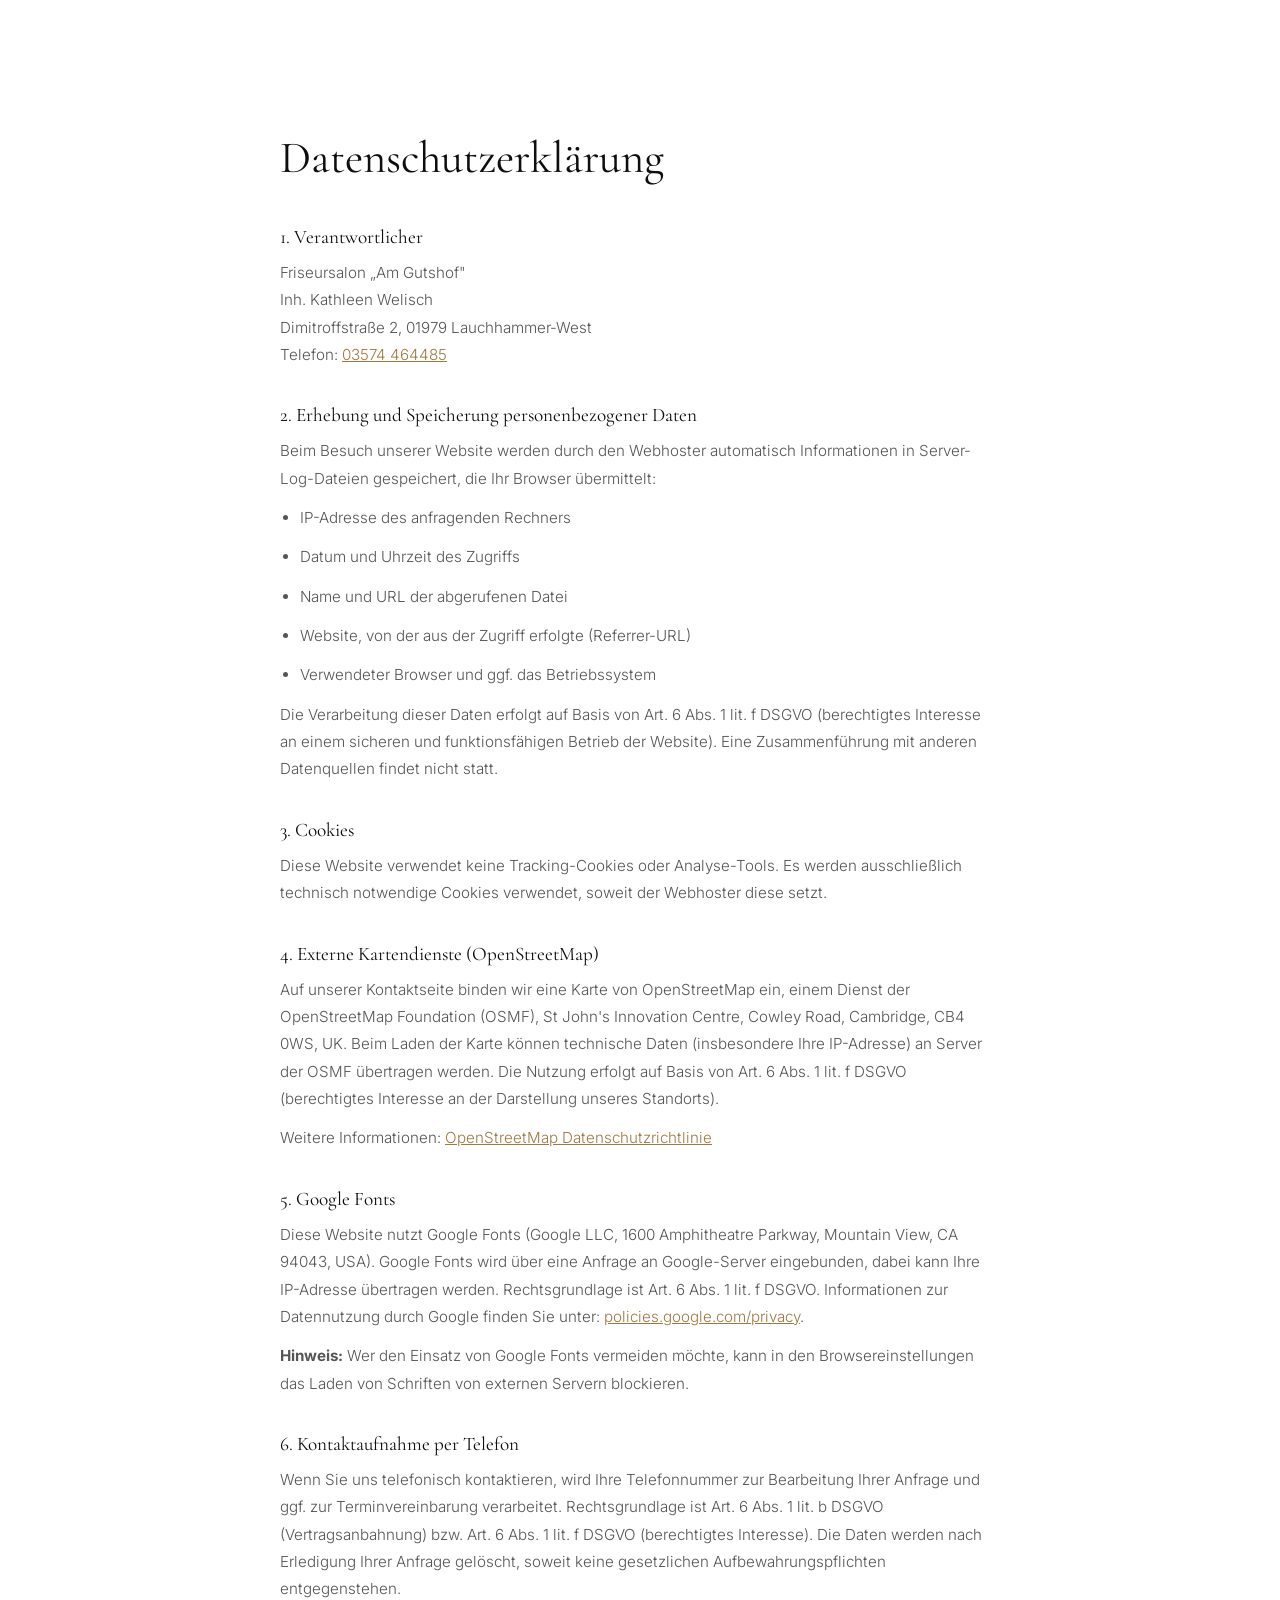
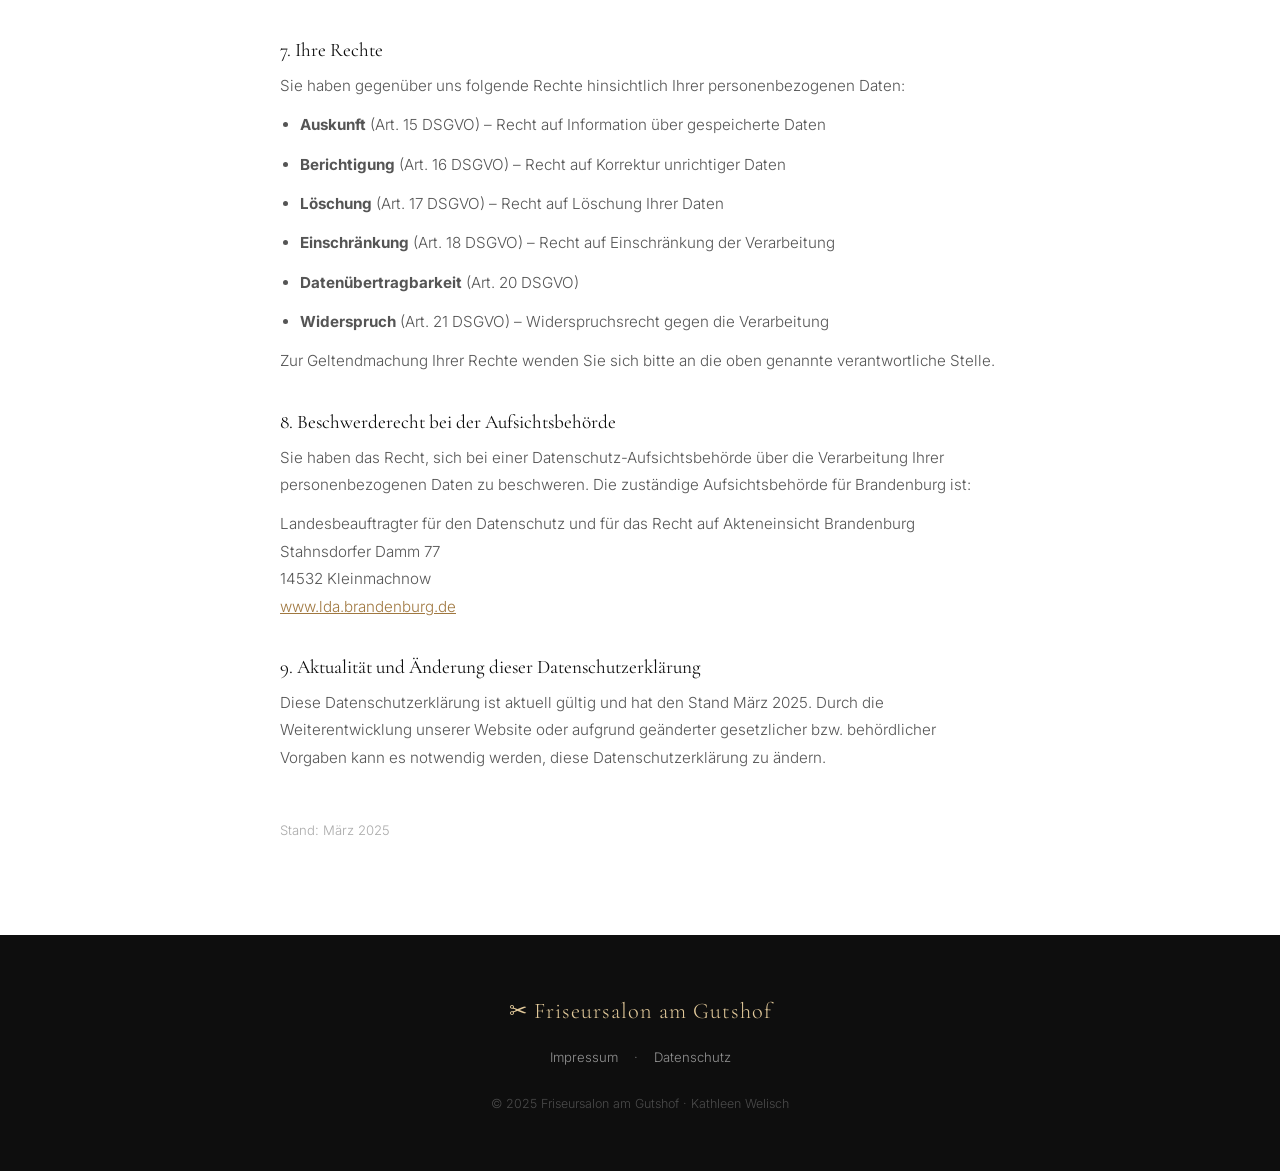
<file: website/datenschutz.html>
<!DOCTYPE html>
<html lang="de">
<head>
  <meta charset="UTF-8" />
  <meta name="viewport" content="width=device-width, initial-scale=1.0" />
  <title>Datenschutz – Friseursalon am Gutshof · Lauchhammer</title>
  <meta name="robots" content="noindex, follow" />
  <link rel="canonical" href="https://www.friseursalon-am-gutshof.de/datenschutz.html" />
  <link rel="preconnect" href="https://fonts.googleapis.com" />
  <link rel="preconnect" href="https://fonts.gstatic.com" crossorigin />
  <link href="https://fonts.googleapis.com/css2?family=Cormorant+Garamond:ital,wght@0,300;0,400;0,600;1,300;1,400&family=Inter:wght@300;400;500;600&display=swap" rel="stylesheet" />
  <link rel="stylesheet" href="style.css" />
</head>
<body>

  <header id="header" class="scrolled">
    <nav class="navbar">
      <div class="logo">
        <a href="index.html"><span>✂</span> Friseursalon am Gutshof</a>
      </div>
      <ul class="nav-links" id="nav-links">
        <li><a href="index.html">← Zurück zur Website</a></li>
      </ul>
      <button class="burger" id="burger" aria-label="Menü öffnen">
        <span></span><span></span><span></span>
      </button>
    </nav>
  </header>

  <main class="legal-page">
    <h1>Datenschutzerklärung</h1>

    <h2>1. Verantwortlicher</h2>
    <p>
      Friseursalon „Am Gutshof"<br />
      Inh. Kathleen Welisch<br />
      Dimitroffstraße 2, 01979 Lauchhammer-West<br />
      Telefon: <a href="tel:+4903574464485">03574 464485</a>
    </p>

    <h2>2. Erhebung und Speicherung personenbezogener Daten</h2>
    <p>
      Beim Besuch unserer Website werden durch den Webhoster automatisch Informationen in Server-Log-Dateien
      gespeichert, die Ihr Browser übermittelt:
    </p>
    <ul>
      <li>IP-Adresse des anfragenden Rechners</li>
      <li>Datum und Uhrzeit des Zugriffs</li>
      <li>Name und URL der abgerufenen Datei</li>
      <li>Website, von der aus der Zugriff erfolgte (Referrer-URL)</li>
      <li>Verwendeter Browser und ggf. das Betriebssystem</li>
    </ul>
    <p>
      Die Verarbeitung dieser Daten erfolgt auf Basis von Art. 6 Abs. 1 lit. f DSGVO (berechtigtes
      Interesse an einem sicheren und funktionsfähigen Betrieb der Website). Eine Zusammenführung mit
      anderen Datenquellen findet nicht statt.
    </p>

    <h2>3. Cookies</h2>
    <p>
      Diese Website verwendet keine Tracking-Cookies oder Analyse-Tools. Es werden ausschließlich
      technisch notwendige Cookies verwendet, soweit der Webhoster diese setzt.
    </p>

    <h2>4. Externe Kartendienste (OpenStreetMap)</h2>
    <p>
      Auf unserer Kontaktseite binden wir eine Karte von OpenStreetMap ein, einem Dienst der
      OpenStreetMap Foundation (OSMF), St John's Innovation Centre, Cowley Road, Cambridge, CB4 0WS, UK.
      Beim Laden der Karte können technische Daten (insbesondere Ihre IP-Adresse) an Server der OSMF
      übertragen werden. Die Nutzung erfolgt auf Basis von Art. 6 Abs. 1 lit. f DSGVO (berechtigtes
      Interesse an der Darstellung unseres Standorts).
    </p>
    <p>
      Weitere Informationen: <a href="https://wiki.osmfoundation.org/wiki/Privacy_Policy" target="_blank" rel="noopener">
      OpenStreetMap Datenschutzrichtlinie</a>
    </p>

    <h2>5. Google Fonts</h2>
    <p>
      Diese Website nutzt Google Fonts (Google LLC, 1600 Amphitheatre Parkway, Mountain View, CA 94043, USA).
      Google Fonts wird über eine Anfrage an Google-Server eingebunden, dabei kann Ihre IP-Adresse
      übertragen werden. Rechtsgrundlage ist Art. 6 Abs. 1 lit. f DSGVO.
      Informationen zur Datennutzung durch Google finden Sie unter:
      <a href="https://policies.google.com/privacy" target="_blank" rel="noopener">policies.google.com/privacy</a>.
    </p>
    <p>
      <strong>Hinweis:</strong> Wer den Einsatz von Google Fonts vermeiden möchte, kann in den
      Browsereinstellungen das Laden von Schriften von externen Servern blockieren.
    </p>

    <h2>6. Kontaktaufnahme per Telefon</h2>
    <p>
      Wenn Sie uns telefonisch kontaktieren, wird Ihre Telefonnummer zur Bearbeitung Ihrer Anfrage
      und ggf. zur Terminvereinbarung verarbeitet. Rechtsgrundlage ist Art. 6 Abs. 1 lit. b DSGVO
      (Vertragsanbahnung) bzw. Art. 6 Abs. 1 lit. f DSGVO (berechtigtes Interesse).
      Die Daten werden nach Erledigung Ihrer Anfrage gelöscht, soweit keine gesetzlichen
      Aufbewahrungspflichten entgegenstehen.
    </p>

    <h2>7. Ihre Rechte</h2>
    <p>Sie haben gegenüber uns folgende Rechte hinsichtlich Ihrer personenbezogenen Daten:</p>
    <ul>
      <li><strong>Auskunft</strong> (Art. 15 DSGVO) – Recht auf Information über gespeicherte Daten</li>
      <li><strong>Berichtigung</strong> (Art. 16 DSGVO) – Recht auf Korrektur unrichtiger Daten</li>
      <li><strong>Löschung</strong> (Art. 17 DSGVO) – Recht auf Löschung Ihrer Daten</li>
      <li><strong>Einschränkung</strong> (Art. 18 DSGVO) – Recht auf Einschränkung der Verarbeitung</li>
      <li><strong>Datenübertragbarkeit</strong> (Art. 20 DSGVO)</li>
      <li><strong>Widerspruch</strong> (Art. 21 DSGVO) – Widerspruchsrecht gegen die Verarbeitung</li>
    </ul>
    <p>
      Zur Geltendmachung Ihrer Rechte wenden Sie sich bitte an die oben genannte verantwortliche Stelle.
    </p>

    <h2>8. Beschwerderecht bei der Aufsichtsbehörde</h2>
    <p>
      Sie haben das Recht, sich bei einer Datenschutz-Aufsichtsbehörde über die Verarbeitung Ihrer
      personenbezogenen Daten zu beschweren. Die zuständige Aufsichtsbehörde für Brandenburg ist:
    </p>
    <p>
      Landesbeauftragter für den Datenschutz und für das Recht auf Akteneinsicht Brandenburg<br />
      Stahnsdorfer Damm 77<br />
      14532 Kleinmachnow<br />
      <a href="https://www.lda.brandenburg.de" target="_blank" rel="noopener">www.lda.brandenburg.de</a>
    </p>

    <h2>9. Aktualität und Änderung dieser Datenschutzerklärung</h2>
    <p>
      Diese Datenschutzerklärung ist aktuell gültig und hat den Stand März 2025. Durch die
      Weiterentwicklung unserer Website oder aufgrund geänderter gesetzlicher bzw. behördlicher
      Vorgaben kann es notwendig werden, diese Datenschutzerklärung zu ändern.
    </p>

    <p style="margin-top:48px; font-size:0.82rem; color:#aaa;">Stand: März 2025</p>
  </main>

  <footer>
    <div class="footer-inner">
      <div class="footer-logo">✂ Friseursalon am Gutshof</div>
      <div class="footer-links">
        <a href="impressum.html">Impressum</a>
        <span>·</span>
        <a href="datenschutz.html">Datenschutz</a>
      </div>
      <p class="footer-copy">&copy; 2025 Friseursalon am Gutshof · Kathleen Welisch</p>
    </div>
  </footer>

  <script src="main.js"></script>
</body>
</html>
</file>
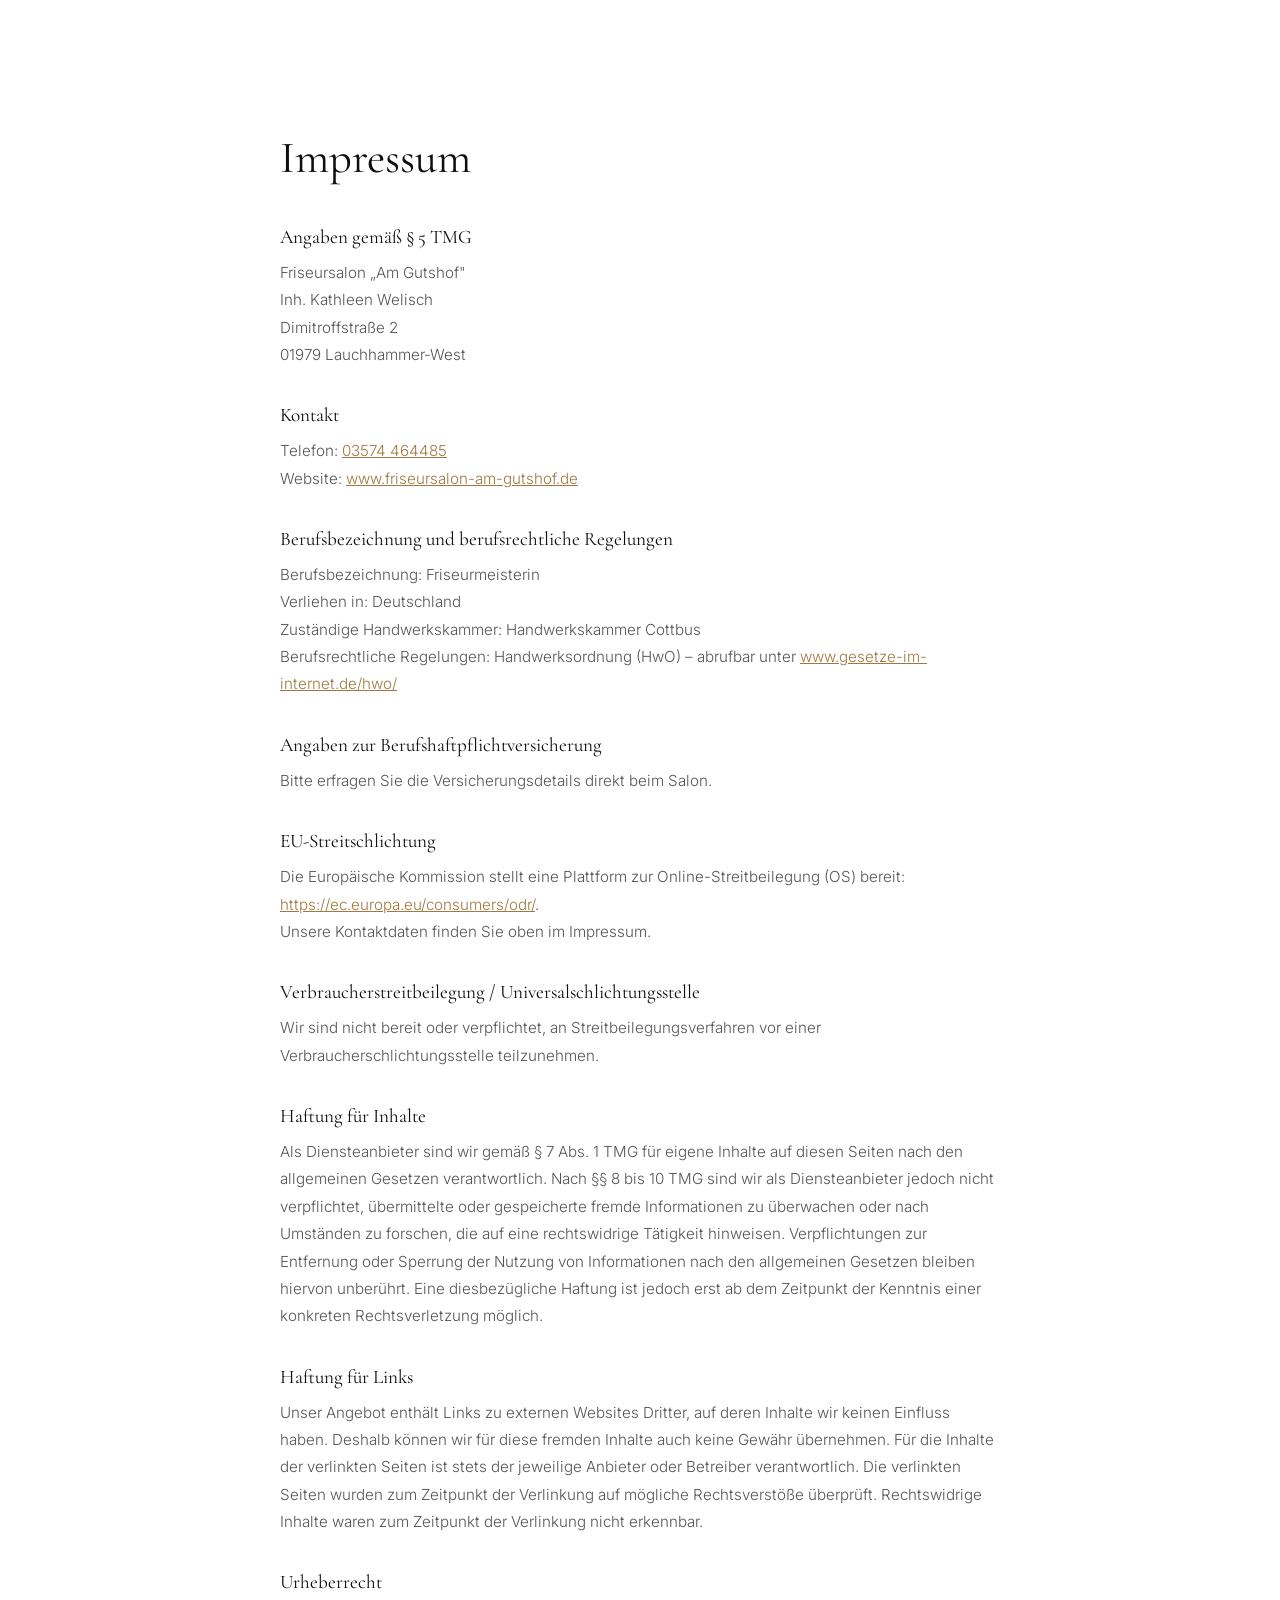
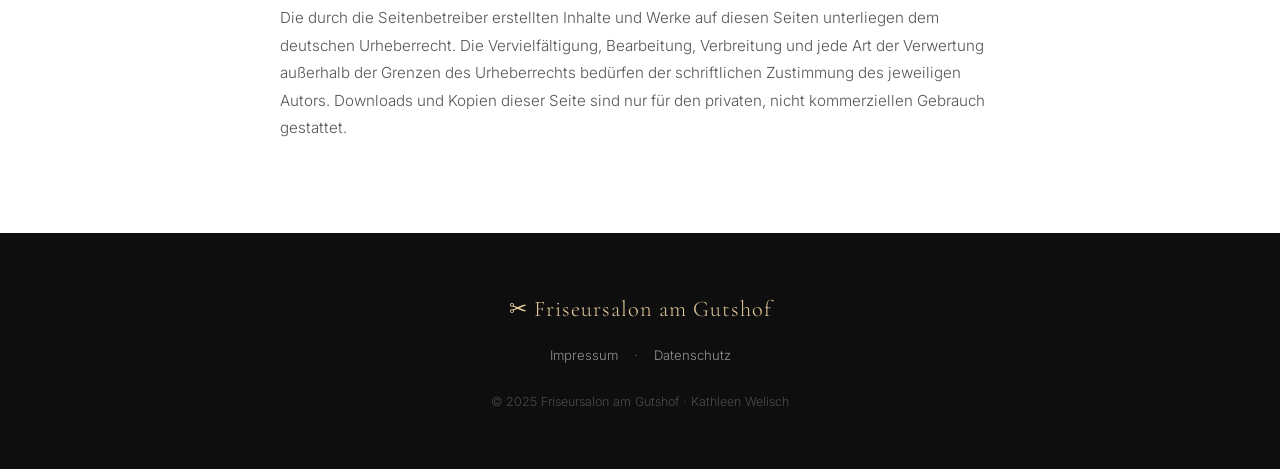
<file: website/impressum.html>
<!DOCTYPE html>
<html lang="de">
<head>
  <meta charset="UTF-8" />
  <meta name="viewport" content="width=device-width, initial-scale=1.0" />
  <title>Impressum – Friseursalon am Gutshof · Lauchhammer</title>
  <meta name="robots" content="noindex, follow" />
  <link rel="canonical" href="https://www.friseursalon-am-gutshof.de/impressum.html" />
  <link rel="preconnect" href="https://fonts.googleapis.com" />
  <link rel="preconnect" href="https://fonts.gstatic.com" crossorigin />
  <link href="https://fonts.googleapis.com/css2?family=Cormorant+Garamond:ital,wght@0,300;0,400;0,600;1,300;1,400&family=Inter:wght@300;400;500;600&display=swap" rel="stylesheet" />
  <link rel="stylesheet" href="style.css" />
</head>
<body>

  <header id="header" class="scrolled">
    <nav class="navbar">
      <div class="logo">
        <a href="index.html"><span>✂</span> Friseursalon am Gutshof</a>
      </div>
      <ul class="nav-links" id="nav-links">
        <li><a href="index.html">← Zurück zur Website</a></li>
      </ul>
      <button class="burger" id="burger" aria-label="Menü öffnen">
        <span></span><span></span><span></span>
      </button>
    </nav>
  </header>

  <main class="legal-page">
    <h1>Impressum</h1>

    <h2>Angaben gemäß § 5 TMG</h2>
    <p>
      Friseursalon „Am Gutshof"<br />
      Inh. Kathleen Welisch<br />
      Dimitroffstraße 2<br />
      01979 Lauchhammer-West
    </p>

    <h2>Kontakt</h2>
    <p>
      Telefon: <a href="tel:+4903574464485">03574 464485</a><br />
      Website: <a href="https://www.friseursalon-am-gutshof.de" target="_blank" rel="noopener">www.friseursalon-am-gutshof.de</a>
    </p>

    <h2>Berufsbezeichnung und berufsrechtliche Regelungen</h2>
    <p>
      Berufsbezeichnung: Friseurmeisterin<br />
      Verliehen in: Deutschland<br />
      Zuständige Handwerkskammer: Handwerkskammer Cottbus<br />
      Berufsrechtliche Regelungen: Handwerksordnung (HwO) –
      abrufbar unter <a href="https://www.gesetze-im-internet.de/hwo/" target="_blank" rel="noopener">www.gesetze-im-internet.de/hwo/</a>
    </p>

    <h2>Angaben zur Berufshaftpflichtversicherung</h2>
    <p>Bitte erfragen Sie die Versicherungsdetails direkt beim Salon.</p>

    <h2>EU-Streitschlichtung</h2>
    <p>
      Die Europäische Kommission stellt eine Plattform zur Online-Streitbeilegung (OS) bereit:
      <a href="https://ec.europa.eu/consumers/odr/" target="_blank" rel="noopener">https://ec.europa.eu/consumers/odr/</a>.<br />
      Unsere Kontaktdaten finden Sie oben im Impressum.
    </p>

    <h2>Verbraucherstreitbeilegung / Universalschlichtungsstelle</h2>
    <p>
      Wir sind nicht bereit oder verpflichtet, an Streitbeilegungsverfahren vor einer
      Verbraucherschlichtungsstelle teilzunehmen.
    </p>

    <h2>Haftung für Inhalte</h2>
    <p>
      Als Diensteanbieter sind wir gemäß § 7 Abs. 1 TMG für eigene Inhalte auf diesen Seiten nach den
      allgemeinen Gesetzen verantwortlich. Nach §§ 8 bis 10 TMG sind wir als Diensteanbieter jedoch nicht
      verpflichtet, übermittelte oder gespeicherte fremde Informationen zu überwachen oder nach Umständen
      zu forschen, die auf eine rechtswidrige Tätigkeit hinweisen. Verpflichtungen zur Entfernung oder
      Sperrung der Nutzung von Informationen nach den allgemeinen Gesetzen bleiben hiervon unberührt.
      Eine diesbezügliche Haftung ist jedoch erst ab dem Zeitpunkt der Kenntnis einer konkreten
      Rechtsverletzung möglich.
    </p>

    <h2>Haftung für Links</h2>
    <p>
      Unser Angebot enthält Links zu externen Websites Dritter, auf deren Inhalte wir keinen Einfluss haben.
      Deshalb können wir für diese fremden Inhalte auch keine Gewähr übernehmen. Für die Inhalte der
      verlinkten Seiten ist stets der jeweilige Anbieter oder Betreiber verantwortlich. Die verlinkten
      Seiten wurden zum Zeitpunkt der Verlinkung auf mögliche Rechtsverstöße überprüft. Rechtswidrige
      Inhalte waren zum Zeitpunkt der Verlinkung nicht erkennbar.
    </p>

    <h2>Urheberrecht</h2>
    <p>
      Die durch die Seitenbetreiber erstellten Inhalte und Werke auf diesen Seiten unterliegen dem
      deutschen Urheberrecht. Die Vervielfältigung, Bearbeitung, Verbreitung und jede Art der Verwertung
      außerhalb der Grenzen des Urheberrechts bedürfen der schriftlichen Zustimmung des jeweiligen Autors.
      Downloads und Kopien dieser Seite sind nur für den privaten, nicht kommerziellen Gebrauch gestattet.
    </p>
  </main>

  <footer>
    <div class="footer-inner">
      <div class="footer-logo">✂ Friseursalon am Gutshof</div>
      <div class="footer-links">
        <a href="impressum.html">Impressum</a>
        <span>·</span>
        <a href="datenschutz.html">Datenschutz</a>
      </div>
      <p class="footer-copy">&copy; 2025 Friseursalon am Gutshof · Kathleen Welisch</p>
    </div>
  </footer>

  <script src="main.js"></script>
</body>
</html>
</file>
<file: calculator/style.css>
*, *::before, *::after {
  box-sizing: border-box;
  margin: 0;
  padding: 0;
}

body {
  min-height: 100vh;
  display: flex;
  align-items: center;
  justify-content: center;
  background: linear-gradient(135deg, #1a1a2e 0%, #16213e 50%, #0f3460 100%);
  font-family: -apple-system, BlinkMacSystemFont, 'Segoe UI', sans-serif;
}

.calculator {
  background: #1c1c1e;
  border-radius: 24px;
  padding: 20px;
  width: 320px;
  box-shadow: 0 30px 60px rgba(0, 0, 0, 0.5), 0 0 0 1px rgba(255,255,255,0.05);
}

.display {
  padding: 12px 8px 20px;
  text-align: right;
  min-height: 110px;
  display: flex;
  flex-direction: column;
  justify-content: flex-end;
  overflow: hidden;
}

.expression {
  font-size: 18px;
  color: rgba(255, 255, 255, 0.4);
  min-height: 26px;
  overflow: hidden;
  text-overflow: ellipsis;
  white-space: nowrap;
  margin-bottom: 4px;
}

.result {
  font-size: 60px;
  font-weight: 300;
  color: #ffffff;
  line-height: 1;
  overflow: hidden;
  text-overflow: ellipsis;
  white-space: nowrap;
  transition: font-size 0.1s ease;
}

.result.shrink {
  font-size: 38px;
}

.buttons {
  display: grid;
  grid-template-columns: repeat(4, 1fr);
  gap: 12px;
}

.btn {
  height: 64px;
  border: none;
  border-radius: 50%;
  font-size: 22px;
  font-weight: 400;
  cursor: pointer;
  transition: filter 0.1s ease, transform 0.08s ease;
  user-select: none;
  outline: none;
  color: #ffffff;
  background: #333335;
}

.btn:hover {
  filter: brightness(1.2);
}

.btn:active {
  transform: scale(0.93);
  filter: brightness(0.85);
}

.btn-secondary {
  background: #636366;
  color: #000000;
  font-weight: 500;
}

.btn-operator {
  background: #ff9f0a;
  color: #ffffff;
  font-size: 26px;
}

.btn-operator.active {
  background: #ffffff;
  color: #ff9f0a;
}

.btn-zero {
  grid-column: span 2;
  border-radius: 32px;
  padding-left: 24px;
  text-align: left;
}

.btn-equals {
  background: #ff9f0a;
}
</file>
<file: website/style.css>
/* ===== RESET & BASE ===== */
*, *::before, *::after {
  margin: 0;
  padding: 0;
  box-sizing: border-box;
}

:root {
  --gold: #c9a96e;
  --gold-light: #e2c99a;
  --gold-dark: #a07840;
  --dark: #0e0e0e;
  --dark-2: #1a1a1a;
  --dark-3: #242424;
  --mid: #444;
  --light: #f7f4f0;
  --white: #ffffff;
  --gray: #888;
  --radius: 12px;
  --nav-h: 72px;
}

html {
  scroll-behavior: smooth;
  scroll-padding-top: var(--nav-h);
}

body {
  font-family: 'Inter', sans-serif;
  font-weight: 300;
  color: var(--dark);
  background: var(--white);
  line-height: 1.75;
  -webkit-font-smoothing: antialiased;
}

h1, h2, h3 {
  font-family: 'Cormorant Garamond', serif;
  font-weight: 400;
  line-height: 1.2;
}

a { color: inherit; text-decoration: none; }

/* ===== NAVBAR ===== */
header {
  position: fixed;
  top: 0;
  width: 100%;
  z-index: 1000;
  transition: background 0.4s, box-shadow 0.4s, padding 0.4s;
  background: transparent;
}

header.scrolled {
  background: rgba(14,14,14,0.97);
  backdrop-filter: blur(10px);
  box-shadow: 0 2px 24px rgba(0,0,0,0.4);
}

.navbar {
  max-width: 1300px;
  margin: 0 auto;
  padding: 0 40px;
  height: var(--nav-h);
  display: flex;
  justify-content: space-between;
  align-items: center;
}

.logo {
  font-family: 'Cormorant Garamond', serif;
  font-size: 1.3rem;
  font-weight: 600;
  color: var(--white);
  letter-spacing: 1px;
  white-space: nowrap;
}

.logo span { margin-right: 8px; }

.nav-links {
  list-style: none;
  display: flex;
  align-items: center;
  gap: 32px;
}

.nav-links a {
  font-size: 0.8rem;
  font-weight: 400;
  letter-spacing: 1.5px;
  text-transform: uppercase;
  color: rgba(255,255,255,0.8);
  transition: color 0.2s;
  position: relative;
}

.nav-links a::after {
  content: '';
  position: absolute;
  bottom: -4px;
  left: 0;
  width: 0;
  height: 1px;
  background: var(--gold);
  transition: width 0.3s;
}

.nav-links a:hover,
.nav-links a.active {
  color: var(--gold-light);
}

.nav-links a:hover::after,
.nav-links a.active::after {
  width: 100%;
}

.nav-tel {
  background: var(--gold) !important;
  color: var(--dark) !important;
  padding: 9px 20px !important;
  border-radius: 2px;
  font-weight: 600 !important;
  letter-spacing: 0.5px !important;
  text-transform: none !important;
  transition: background 0.2s !important;
}

.nav-tel:hover { background: var(--gold-light) !important; }
.nav-tel::after { display: none !important; }

/* Hamburger */
.burger {
  display: none;
  flex-direction: column;
  justify-content: center;
  gap: 5px;
  background: none;
  border: none;
  cursor: pointer;
  padding: 6px;
}

.burger span {
  display: block;
  width: 26px;
  height: 1.5px;
  background: var(--white);
  transition: transform 0.3s, opacity 0.3s;
}

.burger.open span:nth-child(1) { transform: translateY(6.5px) rotate(45deg); }
.burger.open span:nth-child(2) { opacity: 0; }
.burger.open span:nth-child(3) { transform: translateY(-6.5px) rotate(-45deg); }

/* ===== BUTTONS ===== */
.btn {
  display: inline-block;
  padding: 15px 36px;
  border-radius: 2px;
  font-family: 'Inter', sans-serif;
  font-size: 0.82rem;
  font-weight: 500;
  letter-spacing: 1.5px;
  text-transform: uppercase;
  border: none;
  cursor: pointer;
  transition: background 0.25s, color 0.25s, transform 0.15s, box-shadow 0.25s;
}

.btn-gold {
  background: var(--gold);
  color: var(--dark);
  box-shadow: 0 4px 20px rgba(201,169,110,0.35);
}

.btn-gold:hover {
  background: var(--gold-light);
  transform: translateY(-2px);
  box-shadow: 0 8px 28px rgba(201,169,110,0.45);
}

.btn-ghost {
  background: transparent;
  color: var(--white);
  border: 1px solid rgba(255,255,255,0.4);
}

.btn-ghost:hover {
  border-color: var(--gold);
  color: var(--gold-light);
}

/* ===== CONTAINER ===== */
.container {
  max-width: 1200px;
  margin: 0 auto;
  padding: 0 40px;
}

/* ===== SECTION HEADER ===== */
.section-header {
  text-align: center;
  margin-bottom: 64px;
}

.section-label {
  display: block;
  font-size: 0.72rem;
  font-weight: 500;
  letter-spacing: 3px;
  text-transform: uppercase;
  color: var(--gold-dark);
  margin-bottom: 16px;
}

.section-label.light { color: var(--gold-light); }

.section-header h2 {
  font-size: 3rem;
  color: var(--dark);
}

.subtitle {
  color: var(--gray);
  font-size: 1rem;
  font-weight: 300;
  margin-top: 12px;
}

/* ===== HERO ===== */
.hero {
  min-height: 100vh;
  background:
    linear-gradient(160deg, rgba(14,14,14,0.88) 0%, rgba(14,14,14,0.65) 50%, rgba(30,20,10,0.8) 100%),
    url("data:image/svg+xml,%3Csvg xmlns='http://www.w3.org/2000/svg' width='600' height='600'%3E%3Crect fill='%231a1208' width='600' height='600'/%3E%3Ccircle cx='300' cy='300' r='200' fill='none' stroke='%23c9a96e' stroke-width='0.5' opacity='0.3'/%3E%3Ccircle cx='300' cy='300' r='150' fill='none' stroke='%23c9a96e' stroke-width='0.5' opacity='0.2'/%3E%3C/svg%3E") center/cover;
  background-color: var(--dark-2);
  display: flex;
  align-items: center;
  justify-content: center;
  text-align: center;
  padding: calc(var(--nav-h) + 40px) 40px 80px;
  position: relative;
  overflow: hidden;
}

.hero::before {
  content: '';
  position: absolute;
  inset: 0;
  background: radial-gradient(ellipse 60% 50% at 50% 60%, rgba(201,169,110,0.08) 0%, transparent 70%);
  pointer-events: none;
}

.hero-overlay {
  position: absolute;
  inset: 0;
  background: linear-gradient(to bottom, rgba(14,14,14,0.3) 0%, transparent 40%, rgba(14,14,14,0.5) 100%);
}

.hero-content {
  position: relative;
  z-index: 1;
  animation: heroFadeIn 1.2s ease both;
}

@keyframes heroFadeIn {
  from { opacity: 0; transform: translateY(40px); }
  to   { opacity: 1; transform: translateY(0); }
}

.hero-badge {
  display: inline-block;
  font-size: 0.72rem;
  font-weight: 500;
  letter-spacing: 3px;
  text-transform: uppercase;
  color: var(--gold-light);
  border: 1px solid rgba(201,169,110,0.4);
  padding: 8px 24px;
  border-radius: 2px;
  margin-bottom: 36px;
}

.hero-content h1 {
  font-size: clamp(3.5rem, 8vw, 7rem);
  font-weight: 300;
  color: var(--white);
  margin-bottom: 24px;
  letter-spacing: -1px;
}

.hero-content h1 em {
  font-style: italic;
  color: var(--gold-light);
}

.hero-sub {
  font-size: 1rem;
  color: rgba(255,255,255,0.6);
  max-width: 440px;
  margin: 0 auto 48px;
  font-weight: 300;
  line-height: 1.8;
}

.hero-btns {
  display: flex;
  gap: 16px;
  justify-content: center;
  flex-wrap: wrap;
}

.hero-scroll-hint {
  position: absolute;
  bottom: 36px;
  left: 50%;
  transform: translateX(-50%);
  z-index: 1;
}

.hero-scroll-hint span {
  display: block;
  width: 1px;
  height: 60px;
  background: linear-gradient(to bottom, transparent, var(--gold));
  margin: 0 auto;
  animation: scrollLine 2s ease-in-out infinite;
}

@keyframes scrollLine {
  0%   { transform: scaleY(0); transform-origin: top; opacity: 0; }
  50%  { opacity: 1; }
  100% { transform: scaleY(1); transform-origin: top; opacity: 0; }
}

/* ===== REVEAL ===== */
.reveal {
  opacity: 0;
  transform: translateY(32px);
  transition: opacity 0.7s ease, transform 0.7s ease;
}

.reveal.visible {
  opacity: 1;
  transform: translateY(0);
}

/* ===== LEISTUNGEN ===== */
.leistungen {
  padding: 120px 0;
  background: var(--white);
}

.cards {
  display: grid;
  grid-template-columns: repeat(3, 1fr);
  gap: 1px;
  background: #e8e2da;
  border: 1px solid #e8e2da;
}

.card {
  background: var(--white);
  padding: 48px 40px;
  transition: background 0.3s;
  position: relative;
  overflow: hidden;
}

.card::before {
  content: '';
  position: absolute;
  bottom: 0;
  left: 0;
  width: 0;
  height: 2px;
  background: var(--gold);
  transition: width 0.4s ease;
}

.card:hover {
  background: var(--light);
}

.card:hover::before {
  width: 100%;
}

.card-num {
  font-family: 'Cormorant Garamond', serif;
  font-size: 3rem;
  font-weight: 300;
  color: #e8e2da;
  line-height: 1;
  margin-bottom: 20px;
  transition: color 0.3s;
}

.card:hover .card-num {
  color: var(--gold-light);
}

.card h3 {
  font-size: 1.25rem;
  color: var(--dark);
  margin-bottom: 12px;
}

.card p {
  font-size: 0.9rem;
  color: var(--gray);
  line-height: 1.7;
}

/* ===== GALERIE ===== */
.galerie {
  padding: 120px 0;
  background: var(--light);
}

.gallery-grid {
  display: grid;
  grid-template-columns: repeat(3, 1fr);
  grid-template-rows: 240px 240px;
  gap: 12px;
}

.gallery-item.g-tall {
  grid-row: span 2;
}

.gallery-item.g-wide {
  grid-column: span 2;
}

.gallery-placeholder {
  width: 100%;
  height: 100%;
  background: linear-gradient(135deg, var(--dark-2), var(--dark-3));
  border-radius: var(--radius);
  display: flex;
  flex-direction: column;
  align-items: center;
  justify-content: center;
  gap: 10px;
  color: var(--gold-light);
  transition: transform 0.4s ease, box-shadow 0.4s ease;
  cursor: pointer;
  overflow: hidden;
  position: relative;
}

.gallery-placeholder::after {
  content: 'Bild folgt';
  position: absolute;
  bottom: 16px;
  right: 16px;
  font-size: 0.65rem;
  letter-spacing: 2px;
  text-transform: uppercase;
  color: rgba(201,169,110,0.4);
}

.gallery-placeholder:hover {
  transform: scale(1.02);
  box-shadow: 0 20px 50px rgba(0,0,0,0.2);
}

.gallery-placeholder span {
  font-size: 2.5rem;
}

.gallery-placeholder p {
  font-size: 0.85rem;
  letter-spacing: 1px;
  color: rgba(201,169,110,0.7);
}

/* ===== ÜBER UNS ===== */
.ueber-uns {
  padding: 120px 0;
  background: var(--dark);
}

.ueber-grid {
  display: grid;
  grid-template-columns: 1fr 1.1fr;
  gap: 80px;
  align-items: center;
}

.bild-card {
  position: relative;
  height: 460px;
}

.bild-inner {
  width: 100%;
  height: 100%;
  background: linear-gradient(150deg, var(--dark-2) 0%, var(--dark-3) 100%);
  border: 1px solid rgba(201,169,110,0.2);
  border-radius: var(--radius);
  display: flex;
  flex-direction: column;
  align-items: center;
  justify-content: center;
  gap: 16px;
  color: var(--gold-light);
}

.bild-inner span { font-size: 5rem; }

.bild-inner p {
  font-family: 'Cormorant Garamond', serif;
  font-size: 1.8rem;
  font-weight: 300;
  color: var(--white);
}

.bild-inner small {
  font-size: 0.75rem;
  letter-spacing: 2px;
  text-transform: uppercase;
  color: var(--gold-dark);
}

.bild-accent {
  position: absolute;
  bottom: -20px;
  right: -20px;
  width: 120px;
  height: 120px;
  border: 1px solid rgba(201,169,110,0.25);
  border-radius: var(--radius);
  z-index: -1;
}

.ueber-text .section-label { display: block; margin-bottom: 16px; }

.ueber-text h2 {
  font-size: 3rem;
  color: var(--white);
  margin-bottom: 28px;
}

.ueber-text p {
  color: rgba(255,255,255,0.6);
  font-size: 0.95rem;
  margin-bottom: 18px;
  line-height: 1.8;
}

.ueber-stats {
  display: flex;
  gap: 40px;
  margin-top: 40px;
  padding-top: 40px;
  border-top: 1px solid rgba(255,255,255,0.1);
}

.stat strong {
  display: block;
  font-family: 'Cormorant Garamond', serif;
  font-size: 2rem;
  color: var(--gold-light);
  font-weight: 400;
}

.stat span {
  font-size: 0.78rem;
  letter-spacing: 1px;
  text-transform: uppercase;
  color: rgba(255,255,255,0.4);
}

/* ===== ÖFFNUNGSZEITEN ===== */
.oeffnungszeiten {
  background: var(--dark-2);
  border-top: 1px solid rgba(201,169,110,0.15);
  border-bottom: 1px solid rgba(201,169,110,0.15);
}

.oz-inner {
  max-width: 1200px;
  margin: 0 auto;
  padding: 100px 40px;
  display: grid;
  grid-template-columns: 1fr 1fr;
  gap: 80px;
  align-items: center;
}

.oz-left h2 {
  font-size: 3rem;
  color: var(--white);
  margin-bottom: 16px;
}

.oz-left p {
  color: rgba(255,255,255,0.5);
  font-size: 0.93rem;
}

.oz-right {
  padding: 40px;
  border: 1px solid rgba(201,169,110,0.2);
  border-radius: var(--radius);
}

.oz-row {
  display: flex;
  justify-content: space-between;
  align-items: center;
  padding: 18px 0;
  font-size: 0.95rem;
  color: rgba(255,255,255,0.85);
}

.oz-row span:first-child {
  font-weight: 400;
}

.oz-row span:last-child {
  color: var(--gold-light);
  font-family: 'Cormorant Garamond', serif;
  font-size: 1.1rem;
}

.oz-row.closed {
  opacity: 0.35;
}

.oz-divider {
  height: 1px;
  background: rgba(255,255,255,0.08);
}

/* ===== BEWERTUNGEN ===== */
.bewertungen {
  padding: 120px 0;
  background: var(--light);
}

.reviews-grid {
  display: grid;
  grid-template-columns: repeat(3, 1fr);
  gap: 24px;
}

.review {
  background: var(--white);
  border-radius: var(--radius);
  padding: 40px 36px;
  border: 1px solid #ede8e1;
  transition: transform 0.3s, box-shadow 0.3s;
}

.review:hover {
  transform: translateY(-6px);
  box-shadow: 0 20px 48px rgba(0,0,0,0.08);
}

.stars {
  color: var(--gold);
  font-size: 1.1rem;
  letter-spacing: 2px;
  margin-bottom: 20px;
}

.review p {
  font-size: 0.95rem;
  color: #555;
  line-height: 1.75;
  font-style: italic;
  margin-bottom: 24px;
}

.reviewer {
  font-size: 0.8rem;
  font-weight: 500;
  letter-spacing: 1px;
  text-transform: uppercase;
  color: var(--gold-dark);
}

/* ===== KONTAKT ===== */
.kontakt {
  padding: 120px 0;
  background: var(--white);
}

.kontakt-grid {
  display: grid;
  grid-template-columns: 1fr 1.4fr;
  gap: 64px;
  align-items: start;
}

.info-block {
  margin-bottom: 28px;
}

.info-block h3 {
  font-family: 'Inter', sans-serif;
  font-size: 0.7rem;
  font-weight: 600;
  letter-spacing: 2px;
  text-transform: uppercase;
  color: var(--gold-dark);
  margin-bottom: 8px;
}

.info-block p, .info-block a {
  color: var(--mid);
  font-size: 0.95rem;
  line-height: 1.8;
}

.info-block a:hover { color: var(--gold-dark); }

.kontakt-map iframe {
  border-radius: var(--radius);
  border: none;
  display: block;
  filter: grayscale(20%);
}

.map-link {
  margin-top: 10px;
  font-size: 0.8rem;
  color: var(--gray);
}

.map-link a { color: var(--gold-dark); }
.map-link a:hover { text-decoration: underline; }

/* ===== FOOTER ===== */
footer {
  background: var(--dark);
  color: rgba(255,255,255,0.4);
  padding: 56px 40px;
}

.footer-inner {
  max-width: 1200px;
  margin: 0 auto;
  text-align: center;
}

.footer-logo {
  font-family: 'Cormorant Garamond', serif;
  font-size: 1.4rem;
  color: var(--gold-light);
  letter-spacing: 1px;
  margin-bottom: 16px;
}

footer p {
  font-size: 0.85rem;
  margin-bottom: 16px;
}

footer a { color: rgba(255,255,255,0.55); transition: color 0.2s; }
footer a:hover { color: var(--gold-light); }

.footer-links {
  display: flex;
  justify-content: center;
  gap: 16px;
  margin-bottom: 24px;
  font-size: 0.82rem;
}

.footer-copy {
  font-size: 0.78rem;
  color: rgba(255,255,255,0.25);
  margin-bottom: 0 !important;
}

/* ===== SCROLL TO TOP ===== */
#scroll-top {
  position: fixed;
  bottom: 36px;
  right: 36px;
  width: 48px;
  height: 48px;
  background: var(--gold);
  color: var(--dark);
  border: none;
  border-radius: 2px;
  font-size: 1.5rem;
  cursor: pointer;
  opacity: 0;
  transform: translateY(12px);
  transition: opacity 0.3s, transform 0.3s, background 0.2s;
  z-index: 999;
}

#scroll-top.visible { opacity: 1; transform: translateY(0); }
#scroll-top:hover { background: var(--gold-light); }

/* ===== LEGAL PAGES ===== */
.legal-page {
  padding: calc(var(--nav-h) + 60px) 40px 80px;
  max-width: 800px;
  margin: 0 auto;
}

.legal-page h1 {
  font-size: 2.8rem;
  margin-bottom: 40px;
  color: var(--dark);
}

.legal-page h2 {
  font-size: 1.2rem;
  margin: 36px 0 10px;
  color: var(--dark);
}

.legal-page p, .legal-page li {
  color: #555;
  font-size: 0.95rem;
  line-height: 1.8;
  margin-bottom: 12px;
}

.legal-page ul {
  padding-left: 20px;
  margin-bottom: 12px;
}

.legal-page a { color: var(--gold-dark); text-decoration: underline; }

/* ===== RESPONSIVE ===== */
@media (max-width: 1024px) {
  .cards { grid-template-columns: repeat(2, 1fr); }
  .reviews-grid { grid-template-columns: 1fr; gap: 16px; }
  .reviews-grid .review { max-width: 600px; margin: 0 auto; }
  .ueber-grid { grid-template-columns: 1fr; gap: 48px; }
  .oz-inner { grid-template-columns: 1fr; gap: 48px; }
  .kontakt-grid { grid-template-columns: 1fr; gap: 40px; }
}

@media (max-width: 768px) {
  :root { --nav-h: 64px; }

  .container { padding: 0 24px; }

  .burger { display: flex; }

  .nav-links {
    display: none;
    position: fixed;
    top: var(--nav-h);
    left: 0;
    right: 0;
    background: rgba(14,14,14,0.98);
    backdrop-filter: blur(10px);
    flex-direction: column;
    align-items: center;
    padding: 32px 0 40px;
    gap: 24px;
    border-top: 1px solid rgba(201,169,110,0.15);
  }

  .nav-links.open { display: flex; }
  .nav-links a { font-size: 0.85rem; }

  .hero-content h1 { font-size: 3rem; }
  .section-header h2 { font-size: 2.2rem; }
  .cards { grid-template-columns: 1fr; gap: 0; }
  .gallery-grid {
    grid-template-columns: 1fr 1fr;
    grid-template-rows: auto;
  }
  .gallery-item.g-tall,
  .gallery-item.g-wide { grid-row: auto; grid-column: auto; }

  .ueber-stats { flex-direction: column; gap: 20px; }
  .bild-card { height: 300px; }
  .oz-inner { padding: 60px 24px; }
  .hero-btns { flex-direction: column; align-items: center; }
  .navbar { padding: 0 24px; }
  #scroll-top { bottom: 20px; right: 20px; }
  .leistungen, .galerie, .ueber-uns, .bewertungen, .kontakt { padding: 80px 0; }
}
</file>
